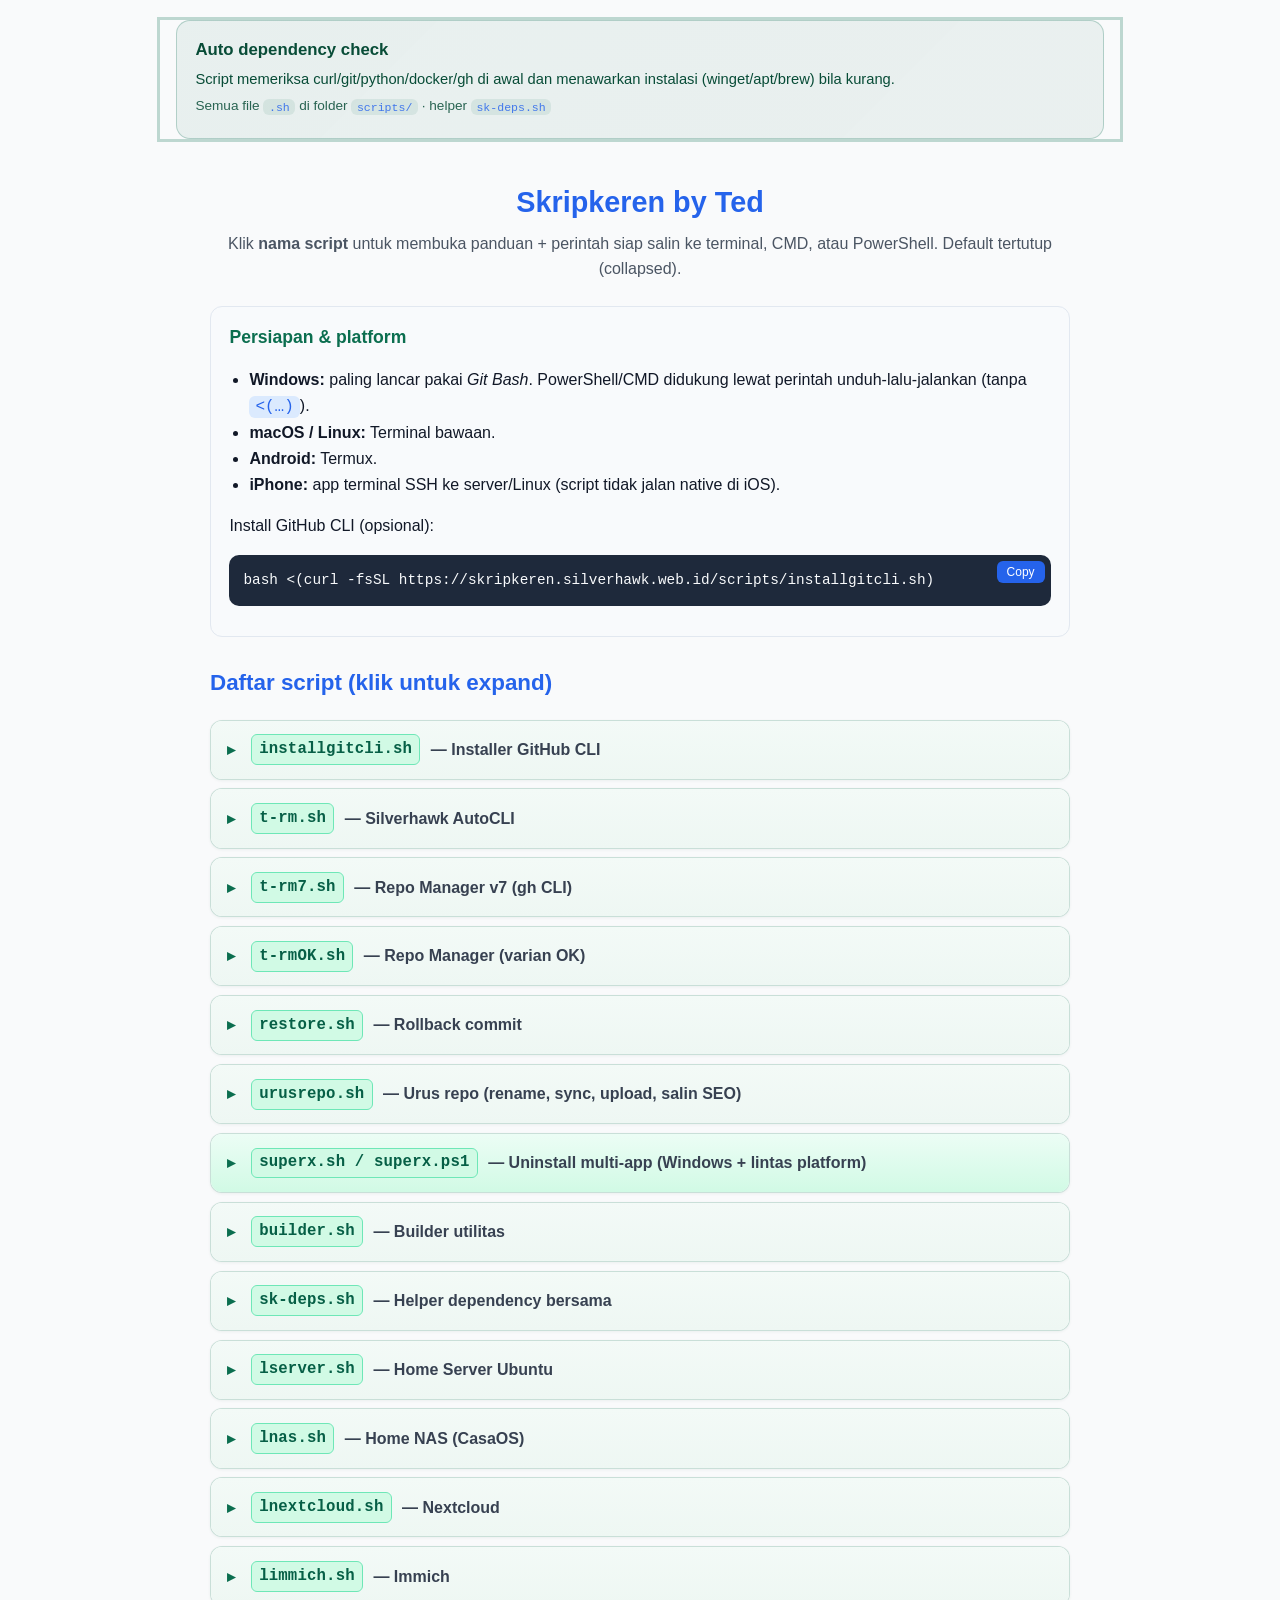
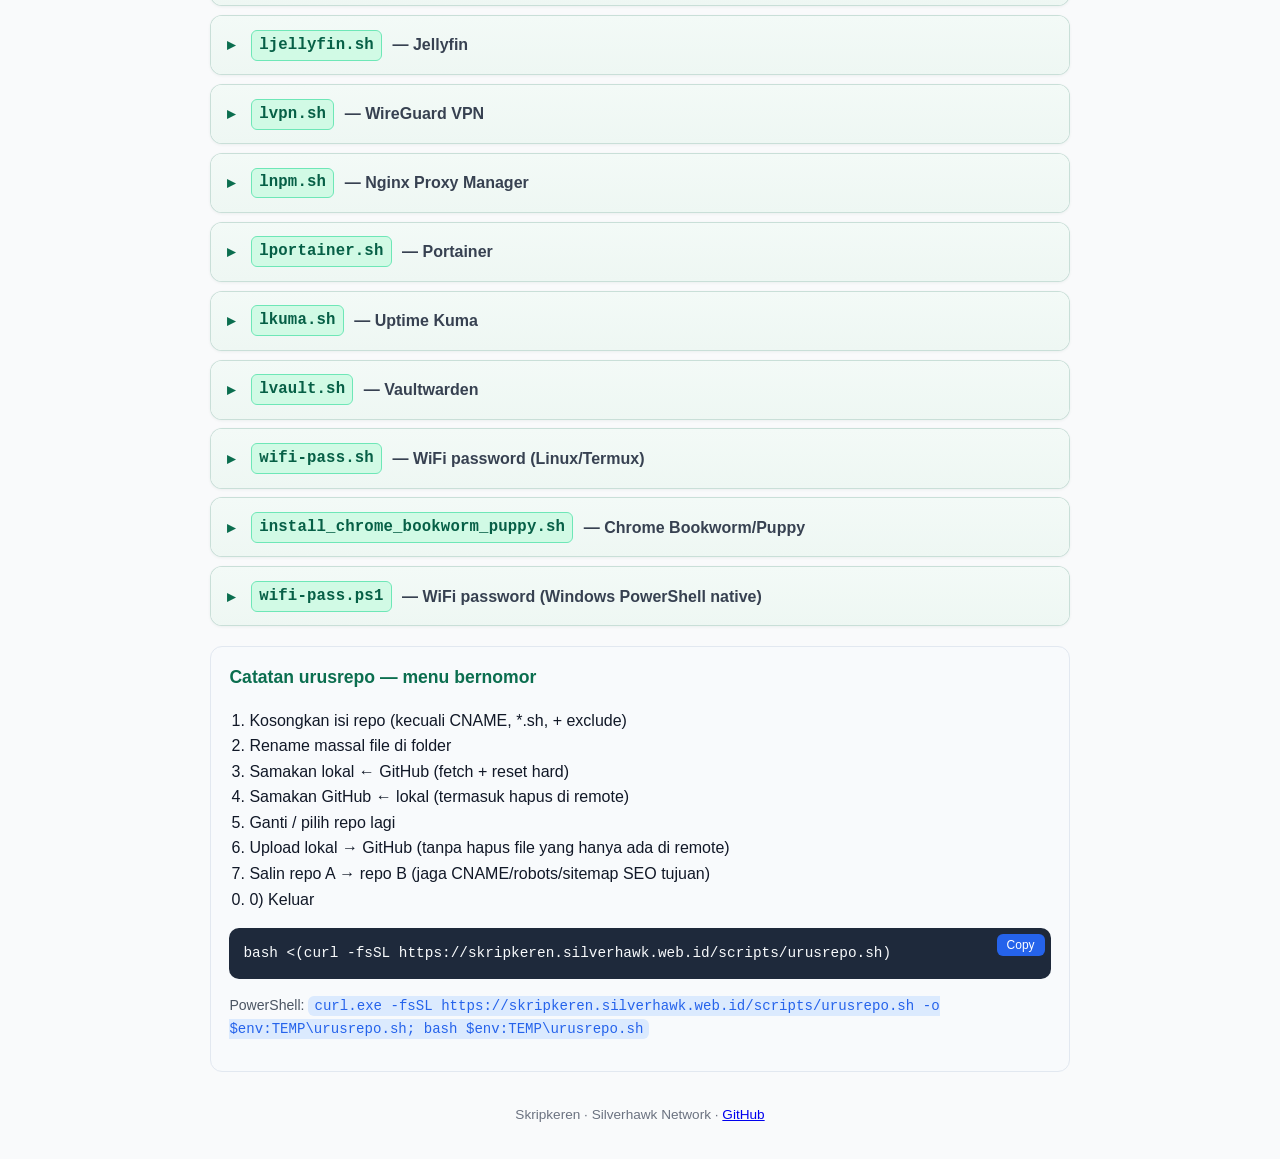
<file: index.html>
<!DOCTYPE html>
<html lang="id">
<head>
<meta charset="UTF-8">
<meta name="viewport" content="width=device-width,initial-scale=1.0">
<title>Skripkeren — Panduan Script GitHub</title>
<meta name="description" content="Kumpulan skrip Bash Skripkeren: restore, superx, builder, urusrepo, t-rm, server, NAS. Klik untuk expand perintah Git Bash / PowerShell / CMD.">
<meta name="theme-color" content="#0B6E4F">
<meta name="author" content="Ted / Silverhawk">
<link rel="icon" href="favicon.svg" type="image/svg+xml">
<link rel="stylesheet" href="https://silverhawk.web.id/lock/lock.css">
<link rel="stylesheet" href="css/style.css">
</head>
<body>
<section class="deps-banner" id="autoDeps">
  <div class="deps-banner-inner">
    <strong>Auto dependency check</strong>
    <p>Script memeriksa curl/git/python/docker/gh di awal dan menawarkan instalasi (winget/apt/brew) bila kurang.</p>
    <p class="deps-meta">Semua file <code>.sh</code> di folder <code>scripts/</code> · helper <code>sk-deps.sh</code></p>
  </div>
</section>
<div class="container">
<header>
<h1>Skripkeren by Ted</h1>
<p>Klik <strong>nama script</strong> untuk membuka panduan + perintah siap salin ke terminal, CMD, atau PowerShell. Default tertutup (collapsed).</p>
</header>

<section class="note-box">
<h2>Persiapan & platform</h2>
<ul>
  <li><strong>Windows:</strong> paling lancar pakai <em>Git Bash</em>. PowerShell/CMD didukung lewat perintah unduh-lalu-jalankan (tanpa <code>&lt;(…)</code>).</li>
  <li><strong>macOS / Linux:</strong> Terminal bawaan.</li>
  <li><strong>Android:</strong> Termux.</li>
  <li><strong>iPhone:</strong> app terminal SSH ke server/Linux (script tidak jalan native di iOS).</li>
</ul>
<p>Install GitHub CLI (opsional):</p>
<pre><button type="button" class="copy-btn">Copy</button>bash &lt;(curl -fsSL https://skripkeren.silverhawk.web.id/scripts/installgitcli.sh)</pre>
</section>

<section>
<h2>Daftar script (klik untuk expand)</h2>
<details class="script-card">
  <summary><span class="script-name">installgitcli.sh</span> <span class="script-title">— Installer GitHub CLI</span></summary>
  <div class="script-body">
    <p>Install gh di Windows/macOS/Linux.</p>
    <p class="run-label">Git Bash / Linux / macOS / Android Termux:</p>
    <pre><button type="button" class="copy-btn">Copy</button>bash &lt;(curl -fsSL https://skripkeren.silverhawk.web.id/scripts/installgitcli.sh)</pre>
    <p class="run-label">Windows PowerShell:</p>
    <pre><button type="button" class="copy-btn">Copy</button>curl.exe -fsSL https://skripkeren.silverhawk.web.id/scripts/installgitcli.sh -o $env:TEMP\installgitcli.sh; bash $env:TEMP\installgitcli.sh</pre>
    <p class="run-label">Windows CMD:</p>
    <pre><button type="button" class="copy-btn">Copy</button>curl -fsSL https://skripkeren.silverhawk.web.id/scripts/installgitcli.sh -o %TEMP%\installgitcli.sh && bash %TEMP%\installgitcli.sh</pre>
    <p class="run-label">Alternatif (pipe, Git Bash/Linux):</p>
    <pre><button type="button" class="copy-btn">Copy</button>curl -fsSL https://skripkeren.silverhawk.web.id/scripts/installgitcli.sh | bash</pre>
  </div>
</details>

<details class="script-card">
  <summary><span class="script-name">t-rm.sh</span> <span class="script-title">— Silverhawk AutoCLI</span></summary>
  <div class="script-body">
    <p>Login, pilih repo, file manager, Pages, branch.</p>
    <p class="run-label">Git Bash / Linux / macOS / Android Termux:</p>
    <pre><button type="button" class="copy-btn">Copy</button>bash &lt;(curl -fsSL https://skripkeren.silverhawk.web.id/scripts/t-rm.sh)</pre>
    <p class="run-label">Windows PowerShell:</p>
    <pre><button type="button" class="copy-btn">Copy</button>curl.exe -fsSL https://skripkeren.silverhawk.web.id/scripts/t-rm.sh -o $env:TEMP\t-rm.sh; bash $env:TEMP\t-rm.sh</pre>
    <p class="run-label">Windows CMD:</p>
    <pre><button type="button" class="copy-btn">Copy</button>curl -fsSL https://skripkeren.silverhawk.web.id/scripts/t-rm.sh -o %TEMP%\t-rm.sh && bash %TEMP%\t-rm.sh</pre>
    <p class="run-label">Alternatif (pipe, Git Bash/Linux):</p>
    <pre><button type="button" class="copy-btn">Copy</button>curl -fsSL https://skripkeren.silverhawk.web.id/scripts/t-rm.sh | bash</pre>
  </div>
</details>

<details class="script-card">
  <summary><span class="script-name">t-rm7.sh</span> <span class="script-title">— Repo Manager v7 (gh CLI)</span></summary>
  <div class="script-body">
    <p>Menu berbasis GitHub CLI.</p>
    <p class="run-label">Git Bash / Linux / macOS / Android Termux:</p>
    <pre><button type="button" class="copy-btn">Copy</button>bash &lt;(curl -fsSL https://skripkeren.silverhawk.web.id/scripts/t-rm7.sh)</pre>
    <p class="run-label">Windows PowerShell:</p>
    <pre><button type="button" class="copy-btn">Copy</button>curl.exe -fsSL https://skripkeren.silverhawk.web.id/scripts/t-rm7.sh -o $env:TEMP\t-rm7.sh; bash $env:TEMP\t-rm7.sh</pre>
    <p class="run-label">Windows CMD:</p>
    <pre><button type="button" class="copy-btn">Copy</button>curl -fsSL https://skripkeren.silverhawk.web.id/scripts/t-rm7.sh -o %TEMP%\t-rm7.sh && bash %TEMP%\t-rm7.sh</pre>
    <p class="run-label">Alternatif (pipe, Git Bash/Linux):</p>
    <pre><button type="button" class="copy-btn">Copy</button>curl -fsSL https://skripkeren.silverhawk.web.id/scripts/t-rm7.sh | bash</pre>
  </div>
</details>

<details class="script-card">
  <summary><span class="script-name">t-rmOK.sh</span> <span class="script-title">— Repo Manager (varian OK)</span></summary>
  <div class="script-body">
    <p>Varian stabil manajemen repo.</p>
    <p class="run-label">Git Bash / Linux / macOS / Android Termux:</p>
    <pre><button type="button" class="copy-btn">Copy</button>bash &lt;(curl -fsSL https://skripkeren.silverhawk.web.id/scripts/t-rmOK.sh)</pre>
    <p class="run-label">Windows PowerShell:</p>
    <pre><button type="button" class="copy-btn">Copy</button>curl.exe -fsSL https://skripkeren.silverhawk.web.id/scripts/t-rmOK.sh -o $env:TEMP\t-rmOK.sh; bash $env:TEMP\t-rmOK.sh</pre>
    <p class="run-label">Windows CMD:</p>
    <pre><button type="button" class="copy-btn">Copy</button>curl -fsSL https://skripkeren.silverhawk.web.id/scripts/t-rmOK.sh -o %TEMP%\t-rmOK.sh && bash %TEMP%\t-rmOK.sh</pre>
    <p class="run-label">Alternatif (pipe, Git Bash/Linux):</p>
    <pre><button type="button" class="copy-btn">Copy</button>curl -fsSL https://skripkeren.silverhawk.web.id/scripts/t-rmOK.sh | bash</pre>
  </div>
</details>

<details class="script-card">
  <summary><span class="script-name">restore.sh</span> <span class="script-title">— Rollback commit</span></summary>
  <div class="script-body">
    <p>Kembalikan repo ke snapshot commit sebelumnya.</p>
    <p class="run-label">Git Bash / Linux / macOS / Android Termux:</p>
    <pre><button type="button" class="copy-btn">Copy</button>bash &lt;(curl -fsSL https://skripkeren.silverhawk.web.id/scripts/restore.sh)</pre>
    <p class="run-label">Windows PowerShell:</p>
    <pre><button type="button" class="copy-btn">Copy</button>curl.exe -fsSL https://skripkeren.silverhawk.web.id/scripts/restore.sh -o $env:TEMP\restore.sh; bash $env:TEMP\restore.sh</pre>
    <p class="run-label">Windows CMD:</p>
    <pre><button type="button" class="copy-btn">Copy</button>curl -fsSL https://skripkeren.silverhawk.web.id/scripts/restore.sh -o %TEMP%\restore.sh && bash %TEMP%\restore.sh</pre>
    <p class="run-label">Alternatif (pipe, Git Bash/Linux):</p>
    <pre><button type="button" class="copy-btn">Copy</button>curl -fsSL https://skripkeren.silverhawk.web.id/scripts/restore.sh | bash</pre>
  </div>
</details>

<details class="script-card">
  <summary><span class="script-name">urusrepo.sh</span> <span class="script-title">— Urus repo (rename, sync, upload, salin SEO)</span></summary>
  <div class="script-body">
    <p>Kosongkan, rename massal, sync, upload tanpa hapus remote, salin repo jaga SEO. Auto-deps python/git.</p>
    <p class="run-label">Git Bash / Linux / macOS / Android Termux:</p>
    <pre><button type="button" class="copy-btn">Copy</button>bash &lt;(curl -fsSL https://skripkeren.silverhawk.web.id/scripts/urusrepo.sh)</pre>
    <p class="run-label">Windows PowerShell:</p>
    <pre><button type="button" class="copy-btn">Copy</button>curl.exe -fsSL https://skripkeren.silverhawk.web.id/scripts/urusrepo.sh -o $env:TEMP\urusrepo.sh; bash $env:TEMP\urusrepo.sh</pre>
    <p class="run-label">Windows CMD:</p>
    <pre><button type="button" class="copy-btn">Copy</button>curl -fsSL https://skripkeren.silverhawk.web.id/scripts/urusrepo.sh -o %TEMP%\urusrepo.sh && bash %TEMP%\urusrepo.sh</pre>
    <p class="run-label">Alternatif (pipe, Git Bash/Linux):</p>
    <pre><button type="button" class="copy-btn">Copy</button>curl -fsSL https://skripkeren.silverhawk.web.id/scripts/urusrepo.sh | bash</pre>
  </div>
</details>

<details class="script-card highlight-card">
  <summary><span class="script-name">superx.sh / superx.ps1</span> <span class="script-title">— Uninstall multi-app (Windows + lintas platform)</span></summary>
  <div class="script-body">
    <p>Deteksi OS, list app terinstall, tandai bawaan sistem, pilih nomor/range, uninstall massal.</p>
    <p class="hint warn-hint"><strong>Penting di Windows PowerShell:</strong> perintah <code>bash</code> sering mengarah ke <em>WSL</em> (bukan Git Bash).
    Jika muncul “Windows Subsystem for Linux has no installed distributions”, pakai <strong>superx.ps1</strong> (native) di bawah — tidak butuh WSL/Git Bash.</p>
    <p class="run-label">Windows PowerShell (disarankan, native):</p>
    <pre><button type="button" class="copy-btn">Copy</button>irm https://skripkeren.silverhawk.web.id/scripts/superx.ps1 | iex</pre>
    <p class="run-label">Windows PowerShell — unduh dulu lalu jalankan:</p>
    <pre><button type="button" class="copy-btn">Copy</button>curl.exe -fsSL https://skripkeren.silverhawk.web.id/scripts/superx.ps1 -o $env:TEMP\superx.ps1; powershell -ExecutionPolicy Bypass -File $env:TEMP\superx.ps1</pre>
    <p class="run-label">Windows — jalankan .sh lewat Git Bash (auto-install Git jika belum ada):</p>
    <pre><button type="button" class="copy-btn">Copy</button>irm https://skripkeren.silverhawk.web.id/scripts/run-sh.ps1 | iex</pre>
    <p class="run-label">Git Bash / Linux / macOS / Termux:</p>
    <pre><button type="button" class="copy-btn">Copy</button>bash &lt;(curl -fsSL https://skripkeren.silverhawk.web.id/scripts/superx.sh)</pre>
    <p class="run-label">Windows CMD + Git Bash (path penuh):</p>
    <pre><button type="button" class="copy-btn">Copy</button>curl -fsSL https://skripkeren.silverhawk.web.id/scripts/superx.sh -o %TEMP%\superx.sh &amp;&amp; "C:\Program Files\Git\bin\bash.exe" %TEMP%\superx.sh</pre>
  </div>
</details>


<details class="script-card">
  <summary><span class="script-name">builder.sh</span> <span class="script-title">— Builder utilitas</span></summary>
  <div class="script-body">
    <p>Utilitas build/helper Skripkeren.</p>
    <p class="run-label">Git Bash / Linux / macOS / Android Termux:</p>
    <pre><button type="button" class="copy-btn">Copy</button>bash &lt;(curl -fsSL https://skripkeren.silverhawk.web.id/scripts/builder.sh)</pre>
    <p class="run-label">Windows PowerShell:</p>
    <pre><button type="button" class="copy-btn">Copy</button>curl.exe -fsSL https://skripkeren.silverhawk.web.id/scripts/builder.sh -o $env:TEMP\builder.sh; bash $env:TEMP\builder.sh</pre>
    <p class="run-label">Windows CMD:</p>
    <pre><button type="button" class="copy-btn">Copy</button>curl -fsSL https://skripkeren.silverhawk.web.id/scripts/builder.sh -o %TEMP%\builder.sh && bash %TEMP%\builder.sh</pre>
    <p class="run-label">Alternatif (pipe, Git Bash/Linux):</p>
    <pre><button type="button" class="copy-btn">Copy</button>curl -fsSL https://skripkeren.silverhawk.web.id/scripts/builder.sh | bash</pre>
  </div>
</details>

<details class="script-card">
  <summary><span class="script-name">sk-deps.sh</span> <span class="script-title">— Helper dependency bersama</span></summary>
  <div class="script-body">
    <p>Dipakai script lain; jarang dijalankan sendiri.</p>
    <p class="run-label">Git Bash / Linux / macOS / Android Termux:</p>
    <pre><button type="button" class="copy-btn">Copy</button>bash &lt;(curl -fsSL https://skripkeren.silverhawk.web.id/scripts/sk-deps.sh)</pre>
    <p class="run-label">Windows PowerShell:</p>
    <pre><button type="button" class="copy-btn">Copy</button>curl.exe -fsSL https://skripkeren.silverhawk.web.id/scripts/sk-deps.sh -o $env:TEMP\sk-deps.sh; bash $env:TEMP\sk-deps.sh</pre>
    <p class="run-label">Windows CMD:</p>
    <pre><button type="button" class="copy-btn">Copy</button>curl -fsSL https://skripkeren.silverhawk.web.id/scripts/sk-deps.sh -o %TEMP%\sk-deps.sh && bash %TEMP%\sk-deps.sh</pre>
    <p class="run-label">Alternatif (pipe, Git Bash/Linux):</p>
    <pre><button type="button" class="copy-btn">Copy</button>curl -fsSL https://skripkeren.silverhawk.web.id/scripts/sk-deps.sh | bash</pre>
  </div>
</details>

<details class="script-card">
  <summary><span class="script-name">lserver.sh</span> <span class="script-title">— Home Server Ubuntu</span></summary>
  <div class="script-body">
    <p>Cloudflare Tunnel + PocketBase + firewall. (sudo/Linux)</p>
    <p class="run-label">Git Bash / Linux / macOS / Android Termux:</p>
    <pre><button type="button" class="copy-btn">Copy</button>bash &lt;(curl -fsSL https://skripkeren.silverhawk.web.id/scripts/lserver.sh)</pre>
    <p class="run-label">Windows PowerShell:</p>
    <pre><button type="button" class="copy-btn">Copy</button>curl.exe -fsSL https://skripkeren.silverhawk.web.id/scripts/lserver.sh -o $env:TEMP\lserver.sh; bash $env:TEMP\lserver.sh</pre>
    <p class="run-label">Windows CMD:</p>
    <pre><button type="button" class="copy-btn">Copy</button>curl -fsSL https://skripkeren.silverhawk.web.id/scripts/lserver.sh -o %TEMP%\lserver.sh && bash %TEMP%\lserver.sh</pre>
    <p class="run-label">Alternatif (pipe, Git Bash/Linux):</p>
    <pre><button type="button" class="copy-btn">Copy</button>curl -fsSL https://skripkeren.silverhawk.web.id/scripts/lserver.sh | bash</pre>
  </div>
</details>

<details class="script-card">
  <summary><span class="script-name">lnas.sh</span> <span class="script-title">— Home NAS (CasaOS)</span></summary>
  <div class="script-body">
    <p>Docker + CasaOS + Samba + Tunnel. (sudo/Linux)</p>
    <p class="run-label">Git Bash / Linux / macOS / Android Termux:</p>
    <pre><button type="button" class="copy-btn">Copy</button>bash &lt;(curl -fsSL https://skripkeren.silverhawk.web.id/scripts/lnas.sh)</pre>
    <p class="run-label">Windows PowerShell:</p>
    <pre><button type="button" class="copy-btn">Copy</button>curl.exe -fsSL https://skripkeren.silverhawk.web.id/scripts/lnas.sh -o $env:TEMP\lnas.sh; bash $env:TEMP\lnas.sh</pre>
    <p class="run-label">Windows CMD:</p>
    <pre><button type="button" class="copy-btn">Copy</button>curl -fsSL https://skripkeren.silverhawk.web.id/scripts/lnas.sh -o %TEMP%\lnas.sh && bash %TEMP%\lnas.sh</pre>
    <p class="run-label">Alternatif (pipe, Git Bash/Linux):</p>
    <pre><button type="button" class="copy-btn">Copy</button>curl -fsSL https://skripkeren.silverhawk.web.id/scripts/lnas.sh | bash</pre>
  </div>
</details>

<details class="script-card">
  <summary><span class="script-name">lnextcloud.sh</span> <span class="script-title">— Nextcloud</span></summary>
  <div class="script-body">
    <p>Personal cloud / file sync. (sudo/Linux)</p>
    <p class="run-label">Git Bash / Linux / macOS / Android Termux:</p>
    <pre><button type="button" class="copy-btn">Copy</button>bash &lt;(curl -fsSL https://skripkeren.silverhawk.web.id/scripts/lnextcloud.sh)</pre>
    <p class="run-label">Windows PowerShell:</p>
    <pre><button type="button" class="copy-btn">Copy</button>curl.exe -fsSL https://skripkeren.silverhawk.web.id/scripts/lnextcloud.sh -o $env:TEMP\lnextcloud.sh; bash $env:TEMP\lnextcloud.sh</pre>
    <p class="run-label">Windows CMD:</p>
    <pre><button type="button" class="copy-btn">Copy</button>curl -fsSL https://skripkeren.silverhawk.web.id/scripts/lnextcloud.sh -o %TEMP%\lnextcloud.sh && bash %TEMP%\lnextcloud.sh</pre>
    <p class="run-label">Alternatif (pipe, Git Bash/Linux):</p>
    <pre><button type="button" class="copy-btn">Copy</button>curl -fsSL https://skripkeren.silverhawk.web.id/scripts/lnextcloud.sh | bash</pre>
  </div>
</details>

<details class="script-card">
  <summary><span class="script-name">limmich.sh</span> <span class="script-title">— Immich</span></summary>
  <div class="script-body">
    <p>Backup foto (alternatif Google Photos). (sudo/Linux)</p>
    <p class="run-label">Git Bash / Linux / macOS / Android Termux:</p>
    <pre><button type="button" class="copy-btn">Copy</button>bash &lt;(curl -fsSL https://skripkeren.silverhawk.web.id/scripts/limmich.sh)</pre>
    <p class="run-label">Windows PowerShell:</p>
    <pre><button type="button" class="copy-btn">Copy</button>curl.exe -fsSL https://skripkeren.silverhawk.web.id/scripts/limmich.sh -o $env:TEMP\limmich.sh; bash $env:TEMP\limmich.sh</pre>
    <p class="run-label">Windows CMD:</p>
    <pre><button type="button" class="copy-btn">Copy</button>curl -fsSL https://skripkeren.silverhawk.web.id/scripts/limmich.sh -o %TEMP%\limmich.sh && bash %TEMP%\limmich.sh</pre>
    <p class="run-label">Alternatif (pipe, Git Bash/Linux):</p>
    <pre><button type="button" class="copy-btn">Copy</button>curl -fsSL https://skripkeren.silverhawk.web.id/scripts/limmich.sh | bash</pre>
  </div>
</details>

<details class="script-card">
  <summary><span class="script-name">ljellyfin.sh</span> <span class="script-title">— Jellyfin</span></summary>
  <div class="script-body">
    <p>Media server. (sudo/Linux)</p>
    <p class="run-label">Git Bash / Linux / macOS / Android Termux:</p>
    <pre><button type="button" class="copy-btn">Copy</button>bash &lt;(curl -fsSL https://skripkeren.silverhawk.web.id/scripts/ljellyfin.sh)</pre>
    <p class="run-label">Windows PowerShell:</p>
    <pre><button type="button" class="copy-btn">Copy</button>curl.exe -fsSL https://skripkeren.silverhawk.web.id/scripts/ljellyfin.sh -o $env:TEMP\ljellyfin.sh; bash $env:TEMP\ljellyfin.sh</pre>
    <p class="run-label">Windows CMD:</p>
    <pre><button type="button" class="copy-btn">Copy</button>curl -fsSL https://skripkeren.silverhawk.web.id/scripts/ljellyfin.sh -o %TEMP%\ljellyfin.sh && bash %TEMP%\ljellyfin.sh</pre>
    <p class="run-label">Alternatif (pipe, Git Bash/Linux):</p>
    <pre><button type="button" class="copy-btn">Copy</button>curl -fsSL https://skripkeren.silverhawk.web.id/scripts/ljellyfin.sh | bash</pre>
  </div>
</details>

<details class="script-card">
  <summary><span class="script-name">lvpn.sh</span> <span class="script-title">— WireGuard VPN</span></summary>
  <div class="script-body">
    <p>VPN WireGuard. (sudo/Linux)</p>
    <p class="run-label">Git Bash / Linux / macOS / Android Termux:</p>
    <pre><button type="button" class="copy-btn">Copy</button>bash &lt;(curl -fsSL https://skripkeren.silverhawk.web.id/scripts/lvpn.sh)</pre>
    <p class="run-label">Windows PowerShell:</p>
    <pre><button type="button" class="copy-btn">Copy</button>curl.exe -fsSL https://skripkeren.silverhawk.web.id/scripts/lvpn.sh -o $env:TEMP\lvpn.sh; bash $env:TEMP\lvpn.sh</pre>
    <p class="run-label">Windows CMD:</p>
    <pre><button type="button" class="copy-btn">Copy</button>curl -fsSL https://skripkeren.silverhawk.web.id/scripts/lvpn.sh -o %TEMP%\lvpn.sh && bash %TEMP%\lvpn.sh</pre>
    <p class="run-label">Alternatif (pipe, Git Bash/Linux):</p>
    <pre><button type="button" class="copy-btn">Copy</button>curl -fsSL https://skripkeren.silverhawk.web.id/scripts/lvpn.sh | bash</pre>
  </div>
</details>

<details class="script-card">
  <summary><span class="script-name">lnpm.sh</span> <span class="script-title">— Nginx Proxy Manager</span></summary>
  <div class="script-body">
    <p>Reverse proxy + SSL. (sudo/Linux)</p>
    <p class="run-label">Git Bash / Linux / macOS / Android Termux:</p>
    <pre><button type="button" class="copy-btn">Copy</button>bash &lt;(curl -fsSL https://skripkeren.silverhawk.web.id/scripts/lnpm.sh)</pre>
    <p class="run-label">Windows PowerShell:</p>
    <pre><button type="button" class="copy-btn">Copy</button>curl.exe -fsSL https://skripkeren.silverhawk.web.id/scripts/lnpm.sh -o $env:TEMP\lnpm.sh; bash $env:TEMP\lnpm.sh</pre>
    <p class="run-label">Windows CMD:</p>
    <pre><button type="button" class="copy-btn">Copy</button>curl -fsSL https://skripkeren.silverhawk.web.id/scripts/lnpm.sh -o %TEMP%\lnpm.sh && bash %TEMP%\lnpm.sh</pre>
    <p class="run-label">Alternatif (pipe, Git Bash/Linux):</p>
    <pre><button type="button" class="copy-btn">Copy</button>curl -fsSL https://skripkeren.silverhawk.web.id/scripts/lnpm.sh | bash</pre>
  </div>
</details>

<details class="script-card">
  <summary><span class="script-name">lportainer.sh</span> <span class="script-title">— Portainer</span></summary>
  <div class="script-body">
    <p>GUI Docker. (sudo/Linux)</p>
    <p class="run-label">Git Bash / Linux / macOS / Android Termux:</p>
    <pre><button type="button" class="copy-btn">Copy</button>bash &lt;(curl -fsSL https://skripkeren.silverhawk.web.id/scripts/lportainer.sh)</pre>
    <p class="run-label">Windows PowerShell:</p>
    <pre><button type="button" class="copy-btn">Copy</button>curl.exe -fsSL https://skripkeren.silverhawk.web.id/scripts/lportainer.sh -o $env:TEMP\lportainer.sh; bash $env:TEMP\lportainer.sh</pre>
    <p class="run-label">Windows CMD:</p>
    <pre><button type="button" class="copy-btn">Copy</button>curl -fsSL https://skripkeren.silverhawk.web.id/scripts/lportainer.sh -o %TEMP%\lportainer.sh && bash %TEMP%\lportainer.sh</pre>
    <p class="run-label">Alternatif (pipe, Git Bash/Linux):</p>
    <pre><button type="button" class="copy-btn">Copy</button>curl -fsSL https://skripkeren.silverhawk.web.id/scripts/lportainer.sh | bash</pre>
  </div>
</details>

<details class="script-card">
  <summary><span class="script-name">lkuma.sh</span> <span class="script-title">— Uptime Kuma</span></summary>
  <div class="script-body">
    <p>Monitoring uptime. (sudo/Linux)</p>
    <p class="run-label">Git Bash / Linux / macOS / Android Termux:</p>
    <pre><button type="button" class="copy-btn">Copy</button>bash &lt;(curl -fsSL https://skripkeren.silverhawk.web.id/scripts/lkuma.sh)</pre>
    <p class="run-label">Windows PowerShell:</p>
    <pre><button type="button" class="copy-btn">Copy</button>curl.exe -fsSL https://skripkeren.silverhawk.web.id/scripts/lkuma.sh -o $env:TEMP\lkuma.sh; bash $env:TEMP\lkuma.sh</pre>
    <p class="run-label">Windows CMD:</p>
    <pre><button type="button" class="copy-btn">Copy</button>curl -fsSL https://skripkeren.silverhawk.web.id/scripts/lkuma.sh -o %TEMP%\lkuma.sh && bash %TEMP%\lkuma.sh</pre>
    <p class="run-label">Alternatif (pipe, Git Bash/Linux):</p>
    <pre><button type="button" class="copy-btn">Copy</button>curl -fsSL https://skripkeren.silverhawk.web.id/scripts/lkuma.sh | bash</pre>
  </div>
</details>

<details class="script-card">
  <summary><span class="script-name">lvault.sh</span> <span class="script-title">— Vaultwarden</span></summary>
  <div class="script-body">
    <p>Password manager (Bitwarden-compatible). (sudo/Linux)</p>
    <p class="run-label">Git Bash / Linux / macOS / Android Termux:</p>
    <pre><button type="button" class="copy-btn">Copy</button>bash &lt;(curl -fsSL https://skripkeren.silverhawk.web.id/scripts/lvault.sh)</pre>
    <p class="run-label">Windows PowerShell:</p>
    <pre><button type="button" class="copy-btn">Copy</button>curl.exe -fsSL https://skripkeren.silverhawk.web.id/scripts/lvault.sh -o $env:TEMP\lvault.sh; bash $env:TEMP\lvault.sh</pre>
    <p class="run-label">Windows CMD:</p>
    <pre><button type="button" class="copy-btn">Copy</button>curl -fsSL https://skripkeren.silverhawk.web.id/scripts/lvault.sh -o %TEMP%\lvault.sh && bash %TEMP%\lvault.sh</pre>
    <p class="run-label">Alternatif (pipe, Git Bash/Linux):</p>
    <pre><button type="button" class="copy-btn">Copy</button>curl -fsSL https://skripkeren.silverhawk.web.id/scripts/lvault.sh | bash</pre>
  </div>
</details>

<details class="script-card">
  <summary><span class="script-name">wifi-pass.sh</span> <span class="script-title">— WiFi password (Linux/Termux)</span></summary>
  <div class="script-body">
    <p>Tampilkan password WiFi tersimpan.</p>
    <p class="run-label">Git Bash / Linux / macOS / Android Termux:</p>
    <pre><button type="button" class="copy-btn">Copy</button>bash &lt;(curl -fsSL https://skripkeren.silverhawk.web.id/scripts/wifi-pass.sh)</pre>
    <p class="run-label">Windows PowerShell:</p>
    <pre><button type="button" class="copy-btn">Copy</button>curl.exe -fsSL https://skripkeren.silverhawk.web.id/scripts/wifi-pass.sh -o $env:TEMP\wifi-pass.sh; bash $env:TEMP\wifi-pass.sh</pre>
    <p class="run-label">Windows CMD:</p>
    <pre><button type="button" class="copy-btn">Copy</button>curl -fsSL https://skripkeren.silverhawk.web.id/scripts/wifi-pass.sh -o %TEMP%\wifi-pass.sh && bash %TEMP%\wifi-pass.sh</pre>
    <p class="run-label">Alternatif (pipe, Git Bash/Linux):</p>
    <pre><button type="button" class="copy-btn">Copy</button>curl -fsSL https://skripkeren.silverhawk.web.id/scripts/wifi-pass.sh | bash</pre>
  </div>
</details>

<details class="script-card">
  <summary><span class="script-name">install_chrome_bookworm_puppy.sh</span> <span class="script-title">— Chrome Bookworm/Puppy</span></summary>
  <div class="script-body">
    <p>Installer Chrome untuk Debian/Puppy.</p>
    <p class="run-label">Git Bash / Linux / macOS / Android Termux:</p>
    <pre><button type="button" class="copy-btn">Copy</button>bash &lt;(curl -fsSL https://skripkeren.silverhawk.web.id/scripts/install_chrome_bookworm_puppy.sh)</pre>
    <p class="run-label">Windows PowerShell:</p>
    <pre><button type="button" class="copy-btn">Copy</button>curl.exe -fsSL https://skripkeren.silverhawk.web.id/scripts/install_chrome_bookworm_puppy.sh -o $env:TEMP\install_chrome_bookworm_puppy.sh; bash $env:TEMP\install_chrome_bookworm_puppy.sh</pre>
    <p class="run-label">Windows CMD:</p>
    <pre><button type="button" class="copy-btn">Copy</button>curl -fsSL https://skripkeren.silverhawk.web.id/scripts/install_chrome_bookworm_puppy.sh -o %TEMP%\install_chrome_bookworm_puppy.sh && bash %TEMP%\install_chrome_bookworm_puppy.sh</pre>
    <p class="run-label">Alternatif (pipe, Git Bash/Linux):</p>
    <pre><button type="button" class="copy-btn">Copy</button>curl -fsSL https://skripkeren.silverhawk.web.id/scripts/install_chrome_bookworm_puppy.sh | bash</pre>
  </div>
</details>

<details class="script-card">
  <summary><span class="script-name">wifi-pass.ps1</span> <span class="script-title">— WiFi password (Windows PowerShell native)</span></summary>
  <div class="script-body">
    <p>Script PowerShell asli (bukan bash).</p>
    <p class="run-label">PowerShell:</p>
    <pre><button type="button" class="copy-btn">Copy</button>irm https://skripkeren.silverhawk.web.id/scripts/wifi-pass.ps1 | iex</pre>
  </div>
</details>

</section>

<section class="note-box">
<h2>Catatan urusrepo — menu bernomor</h2>
<ol>
  <li>Kosongkan isi repo (kecuali CNAME, *.sh, + exclude)</li>
  <li>Rename massal file di folder</li>
  <li>Samakan lokal ← GitHub (fetch + reset hard)</li>
  <li>Samakan GitHub ← lokal (termasuk hapus di remote)</li>
  <li>Ganti / pilih repo lagi</li>
  <li>Upload lokal → GitHub (tanpa hapus file yang hanya ada di remote)</li>
  <li>Salin repo A → repo B (jaga CNAME/robots/sitemap SEO tujuan)</li>
  <li value="0">0) Keluar</li>
</ol>
<pre><button type="button" class="copy-btn">Copy</button>bash &lt;(curl -fsSL https://skripkeren.silverhawk.web.id/scripts/urusrepo.sh)</pre>
<p class="hint">PowerShell: <code>curl.exe -fsSL https://skripkeren.silverhawk.web.id/scripts/urusrepo.sh -o $env:TEMP\urusrepo.sh; bash $env:TEMP\urusrepo.sh</code></p>
</section>

<footer>
  <p>Skripkeren · Silverhawk Network · <a href="https://github.com/ayahelang/skripkeren">GitHub</a></p>
</footer>
</div>
<script src="js/script.js"></script>
</body>
</html>
</file>
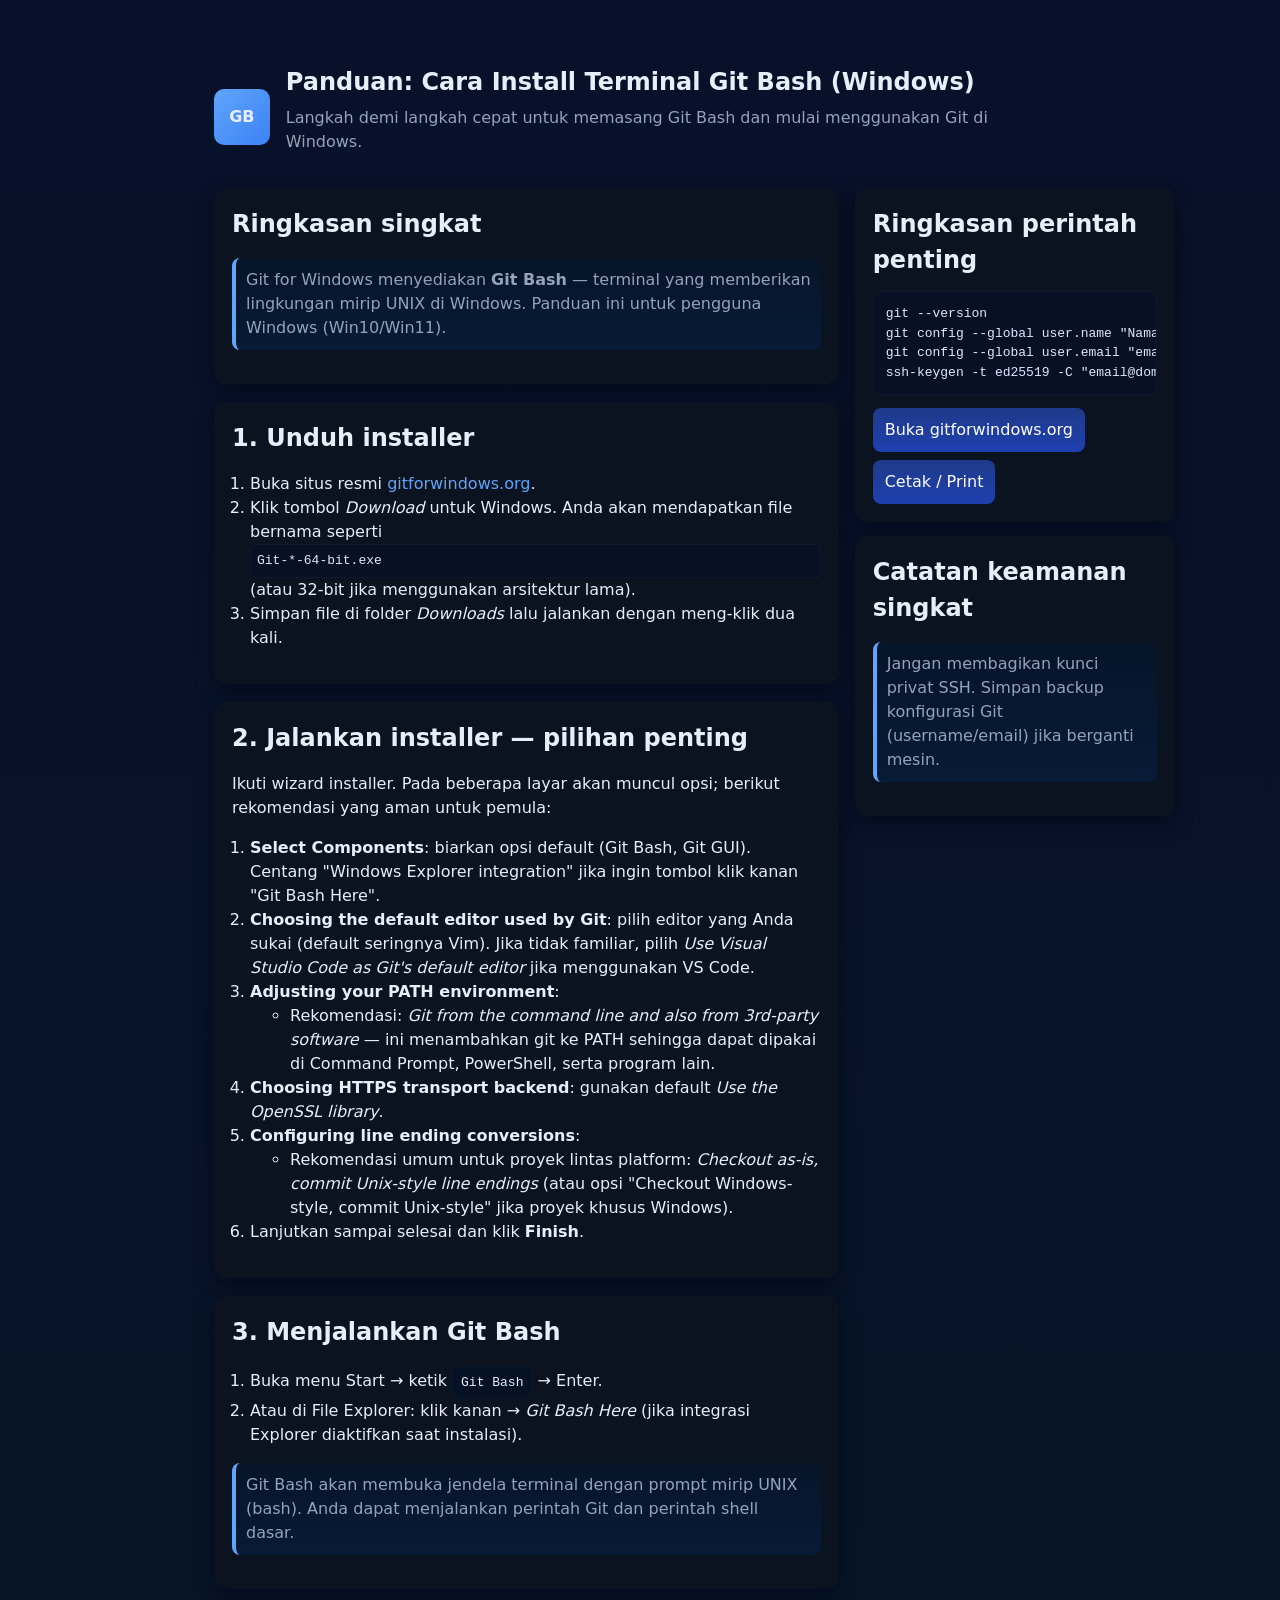
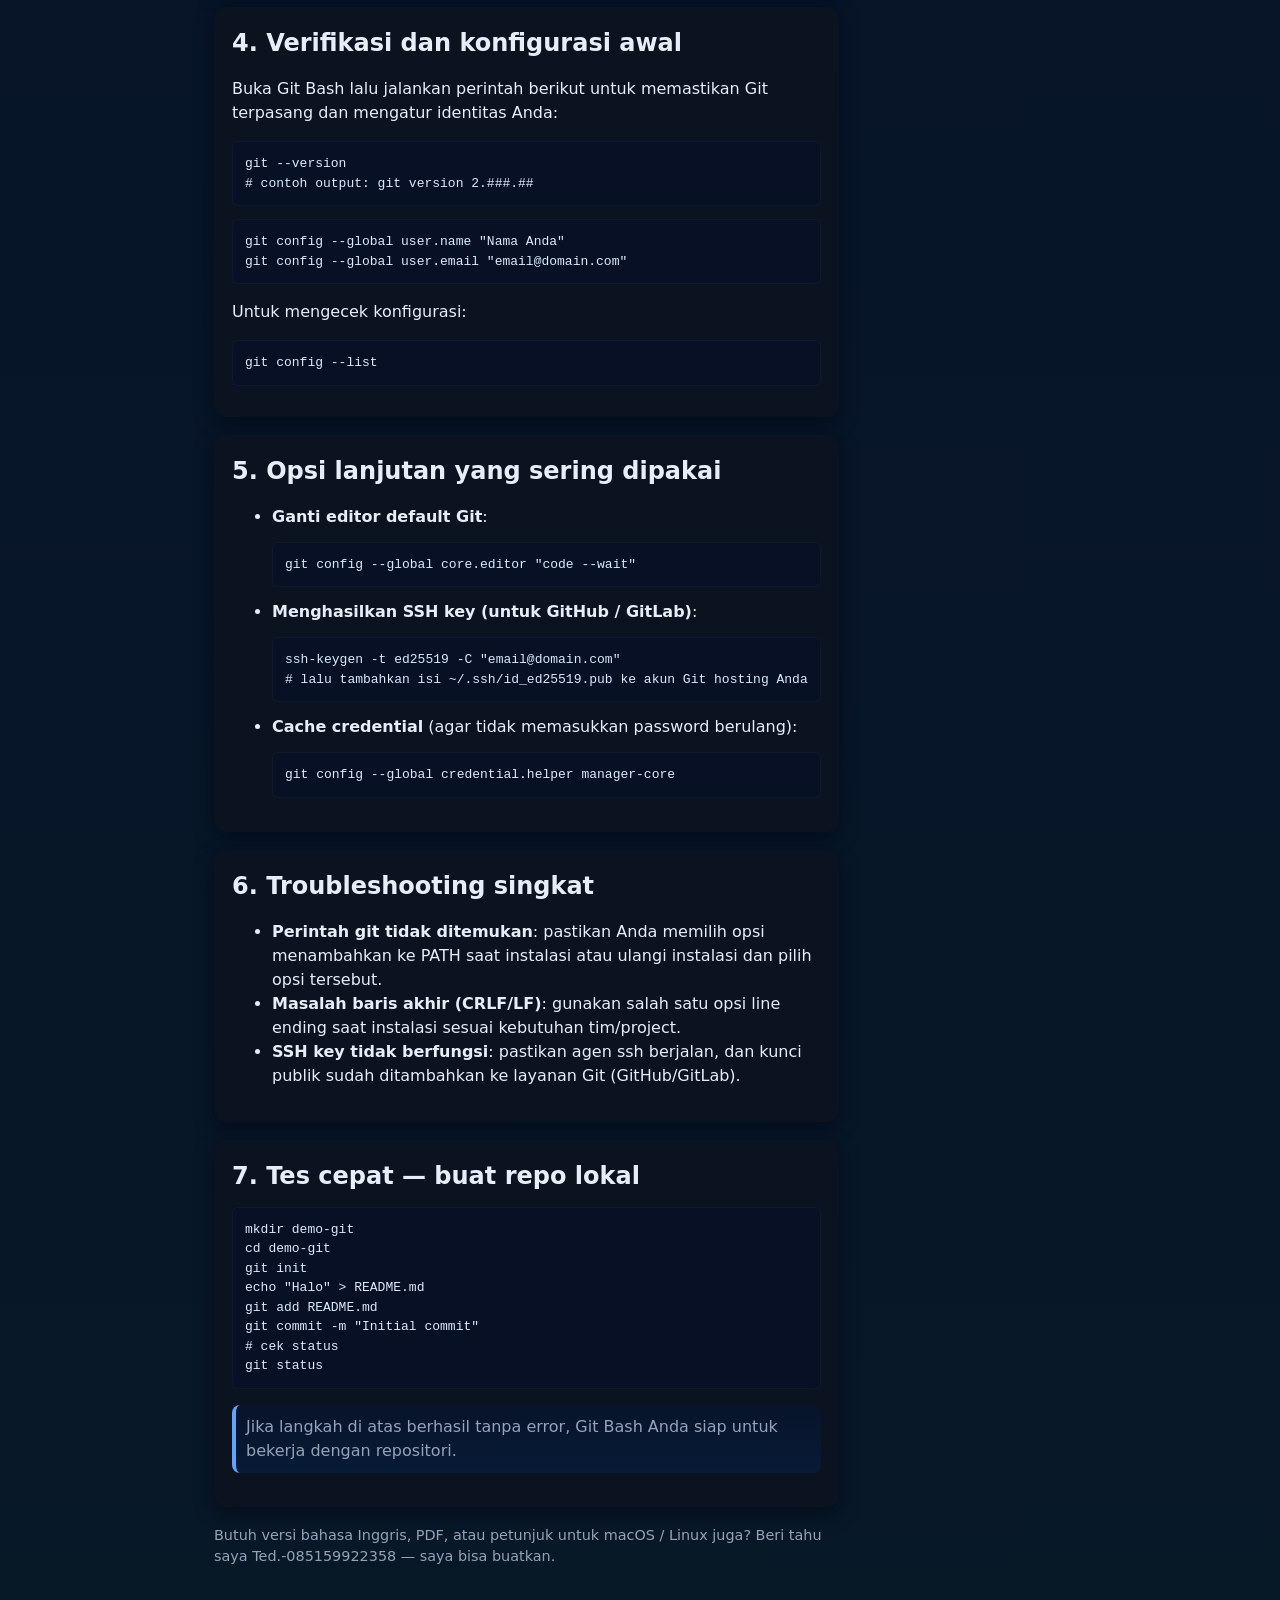
<file: installgit.html>
<!doctype html>
<html lang="id">
<head>
  <meta charset="utf-8" />
  <meta name="viewport" content="width=device-width,initial-scale=1" />
  <title>Panduan: Cara Install Terminal Git Bash (Windows)</title>
  <style>
    :root{--bg:#0f1724;--card:#0b1220;--muted:#94a3b8;--accent:#60a5fa;--text:#e6eef8}
    *{box-sizing:border-box}
    body{font-family:Inter, ui-sans-serif, system-ui, -apple-system, "Segoe UI", Roboto, "Helvetica Neue", Arial; margin:0; background:linear-gradient(180deg,#071129 0%, #071827 100%); color:var(--text); line-height:1.5}
    .wrap{max-width:900px;margin:40px auto;padding:24px}
    header{display:flex;gap:16px;align-items:center}
    .logo{width:56px;height:56px;border-radius:10px;background:linear-gradient(135deg,var(--accent),#3b82f6);display:flex;align-items:center;justify-content:center;font-weight:700}
    h1{margin:0;font-size:1.5rem}
    p.lead{color:var(--muted);margin-top:6px}

    .card{background:var(--card);padding:18px;border-radius:12px;margin-top:18px;box-shadow:0 6px 18px rgba(2,6,23,.6)}
    h2{margin:0 0 12px 0}
    ol{padding-left:18px}
    code, pre{background:#081025;padding:6px;border-radius:6px;display:block;color:#dbeafe;border:1px solid rgba(255,255,255,.03);overflow:auto}
    pre{padding:12px}
    .kbd{display:inline-block;padding:6px 8px;border-radius:6px;background:#051226;border:1px solid rgba(255,255,255,.02);font-family:monospace}
    .note{background:linear-gradient(180deg,#071429,#071b36);padding:10px;border-radius:8px;border-left:4px solid var(--accent);color:var(--muted)}
    a{color:var(--accent);text-decoration:none}
    .row{display:grid;grid-template-columns:1fr 320px;gap:16px}
    @media(max-width:880px){.row{grid-template-columns:1fr} .wrap{margin:18px}}
    footer{margin-top:18px;color:var(--muted);font-size:.9rem}
    .actions{display:flex;gap:8px;flex-wrap:wrap}
    .btn{background:linear-gradient(180deg,#1f3a8a,#1e40af);padding:10px 12px;border-radius:8px;color:white;text-decoration:none;border:0;display:inline-block}
  </style>
</head>
<body>
  <div class="wrap">
    <header>
      <div class="logo">GB</div>
      <div>
        <h1>Panduan: Cara Install Terminal Git Bash (Windows)</h1>
        <p class="lead">Langkah demi langkah cepat untuk memasang Git Bash dan mulai menggunakan Git di Windows.</p>
      </div>
    </header>

    <div class="row">
      <main>
        <section class="card">
          <h2>Ringkasan singkat</h2>
          <p class="note">Git for Windows menyediakan <strong>Git Bash</strong> — terminal yang memberikan lingkungan mirip UNIX di Windows. Panduan ini untuk pengguna Windows (Win10/Win11).</p>
        </section>

        <section class="card">
          <h2>1. Unduh installer</h2>
          <ol>
            <li>Buka situs resmi <a href="https://gitforwindows.org/" target="_blank" rel="noopener">gitforwindows.org</a>.</li>
            <li>Klik tombol <em>Download</em> untuk Windows. Anda akan mendapatkan file bernama seperti <code>Git-*-64-bit.exe</code> (atau 32-bit jika menggunakan arsitektur lama).</li>
            <li>Simpan file di folder <em>Downloads</em> lalu jalankan dengan meng-klik dua kali.</li>
          </ol>
        </section>

        <section class="card">
          <h2>2. Jalankan installer — pilihan penting</h2>
          <p>Ikuti wizard installer. Pada beberapa layar akan muncul opsi; berikut rekomendasi yang aman untuk pemula:</p>
          <ol>
            <li><strong>Select Components</strong>: biarkan opsi default (Git Bash, Git GUI). Centang "Windows Explorer integration" jika ingin tombol klik kanan &quot;Git Bash Here&quot;.</li>
            <li><strong>Choosing the default editor used by Git</strong>: pilih editor yang Anda sukai (default seringnya Vim). Jika tidak familiar, pilih <em>Use Visual Studio Code as Git's default editor</em> jika menggunakan VS Code.</li>
            <li><strong>Adjusting your PATH environment</strong>:
              <ul>
                <li>Rekomendasi: <em>Git from the command line and also from 3rd-party software</em> — ini menambahkan git ke PATH sehingga dapat dipakai di Command Prompt, PowerShell, serta program lain.</li>
              </ul>
            </li>
            <li><strong>Choosing HTTPS transport backend</strong>: gunakan default <em>Use the OpenSSL library</em>.</li>
            <li><strong>Configuring line ending conversions</strong>:
              <ul>
                <li>Rekomendasi umum untuk proyek lintas platform: <em>Checkout as-is, commit Unix-style line endings</em> (atau opsi "Checkout Windows-style, commit Unix-style" jika proyek khusus Windows).</li>
              </ul>
            </li>
            <li>Lanjutkan sampai selesai dan klik <strong>Finish</strong>.</li>
          </ol>
        </section>

        <section class="card">
          <h2>3. Menjalankan Git Bash</h2>
          <ol>
            <li>Buka menu Start → ketik <span class="kbd">Git Bash</span> → Enter.</li>
            <li>Atau di File Explorer: klik kanan → <em>Git Bash Here</em> (jika integrasi Explorer diaktifkan saat instalasi).</li>
          </ol>
          <p class="note">Git Bash akan membuka jendela terminal dengan prompt mirip UNIX (bash). Anda dapat menjalankan perintah Git dan perintah shell dasar.</p>
        </section>

        <section class="card">
          <h2>4. Verifikasi dan konfigurasi awal</h2>
          <p>Buka Git Bash lalu jalankan perintah berikut untuk memastikan Git terpasang dan mengatur identitas Anda:</p>
          <pre>git --version
# contoh output: git version 2.###.##</pre>
          <pre>git config --global user.name "Nama Anda"
git config --global user.email "email@domain.com"</pre>
          <p>Untuk mengecek konfigurasi:</p>
          <pre>git config --list</pre>
        </section>

        <section class="card">
          <h2>5. Opsi lanjutan yang sering dipakai</h2>
          <ul>
            <li><strong>Ganti editor default Git</strong>:
              <pre>git config --global core.editor "code --wait"</pre>
            </li>
            <li><strong>Menghasilkan SSH key (untuk GitHub / GitLab)</strong>:
              <pre>ssh-keygen -t ed25519 -C "email@domain.com"
# lalu tambahkan isi ~/.ssh/id_ed25519.pub ke akun Git hosting Anda</pre>
            </li>
            <li><strong>Cache credential</strong> (agar tidak memasukkan password berulang):
              <pre>git config --global credential.helper manager-core</pre>
            </li>
          </ul>
        </section>

        <section class="card">
          <h2>6. Troubleshooting singkat</h2>
          <ul>
            <li><strong>Perintah git tidak ditemukan</strong>: pastikan Anda memilih opsi menambahkan ke PATH saat instalasi atau ulangi instalasi dan pilih opsi tersebut.</li>
            <li><strong>Masalah baris akhir (CRLF/LF)</strong>: gunakan salah satu opsi line ending saat instalasi sesuai kebutuhan tim/project.</li>
            <li><strong>SSH key tidak berfungsi</strong>: pastikan agen ssh berjalan, dan kunci publik sudah ditambahkan ke layanan Git (GitHub/GitLab).</li>
          </ul>
        </section>

        <section class="card">
          <h2>7. Tes cepat — buat repo lokal</h2>
          <pre>mkdir demo-git
cd demo-git
git init
echo "Halo" > README.md
git add README.md
git commit -m "Initial commit"
# cek status
git status</pre>
          <p class="note">Jika langkah di atas berhasil tanpa error, Git Bash Anda siap untuk bekerja dengan repositori.</p>
        </section>

        <footer>
          <p>Butuh versi bahasa Inggris, PDF, atau petunjuk untuk macOS / Linux juga? Beri tahu saya Ted.-085159922358 — saya bisa buatkan.</p>
        </footer>
      </main>

      <aside>
        <div class="card">
          <h2>Ringkasan perintah penting</h2>
          <pre>git --version
git config --global user.name "Nama"
git config --global user.email "email@domain.com"
ssh-keygen -t ed25519 -C "email@domain.com"</pre>
          <div style="margin-top:10px" class="actions">
            <a class="btn" href="https://gitforwindows.org/" target="_blank" rel="noopener">Buka gitforwindows.org</a>
            <a class="btn" href="#" onclick="window.print();return false;">Cetak / Print</a>
          </div>
        </div>

        <div class="card" style="margin-top:14px">
          <h2>Catatan keamanan singkat</h2>
          <p class="note">Jangan membagikan kunci privat SSH. Simpan backup konfigurasi Git (username/email) jika berganti mesin.</p>
        </div>
      </aside>
    </div>
  </div>
</body>
</html>
</file>
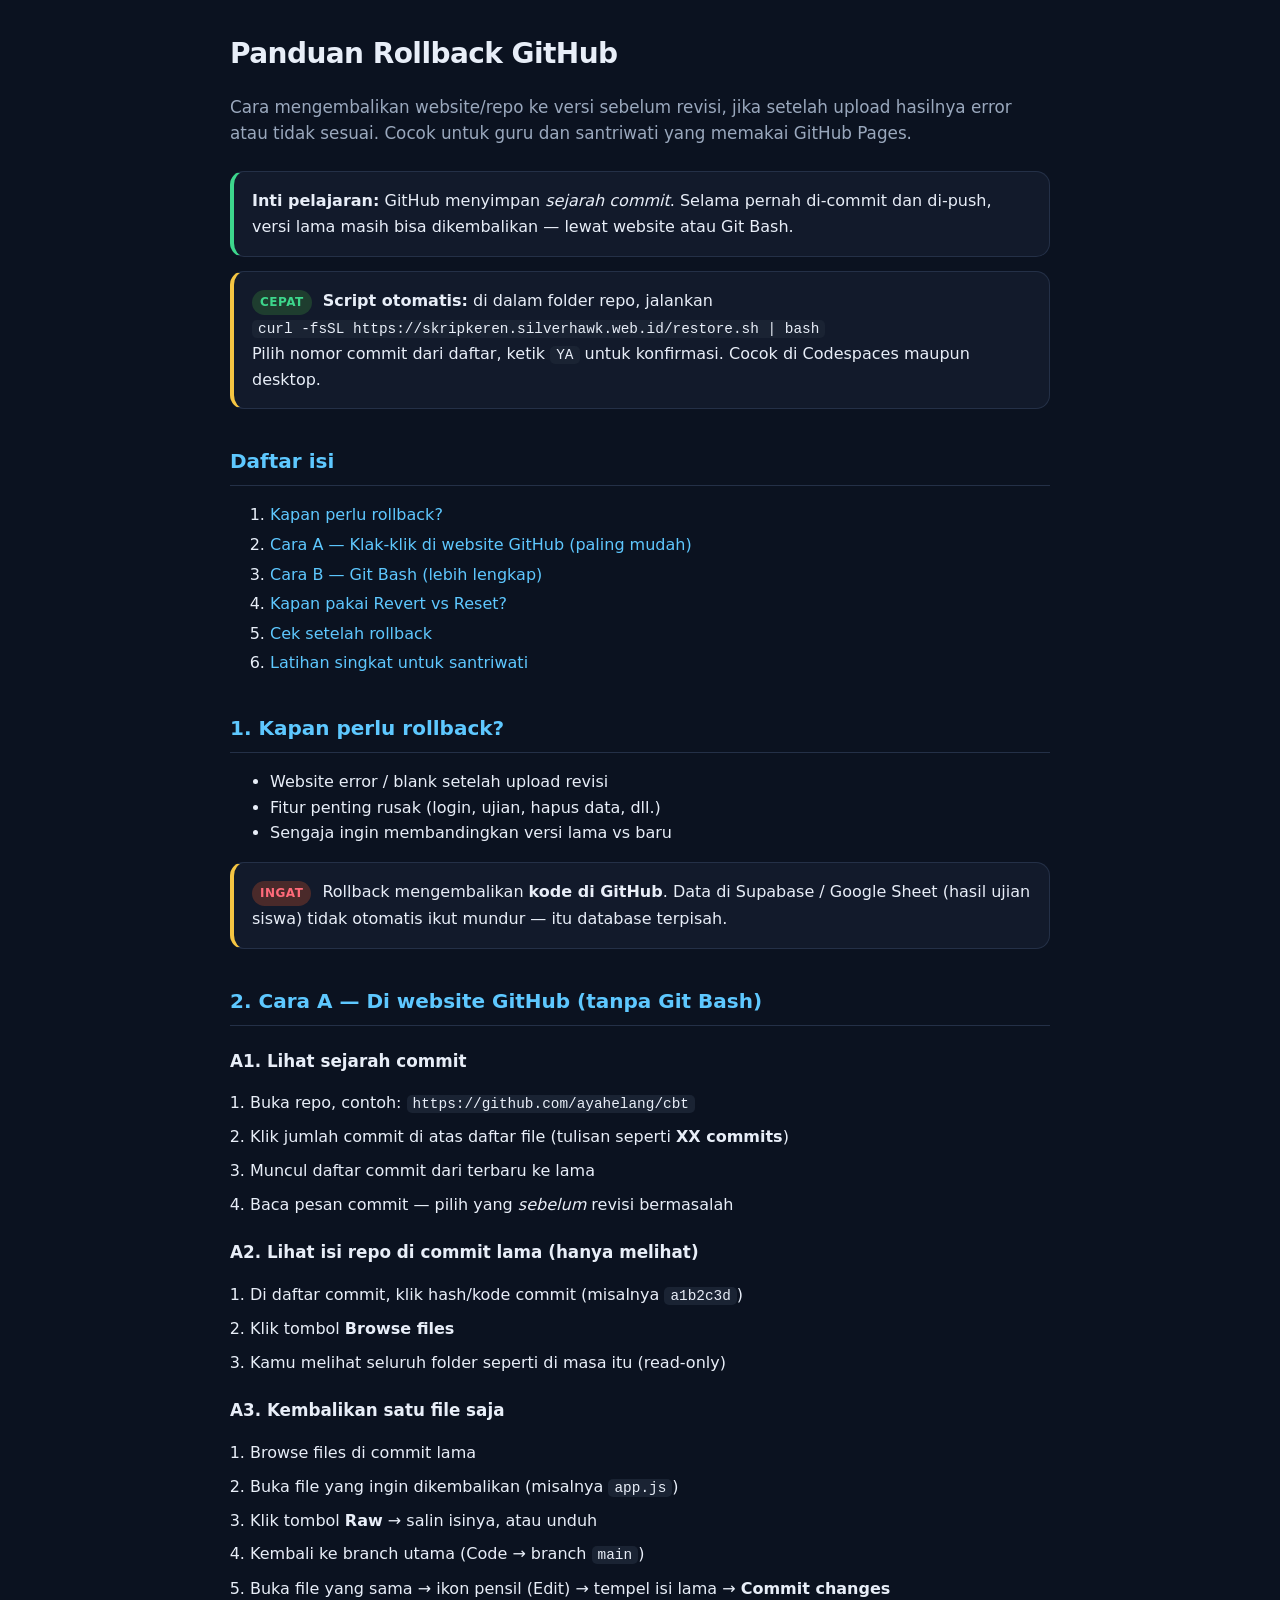
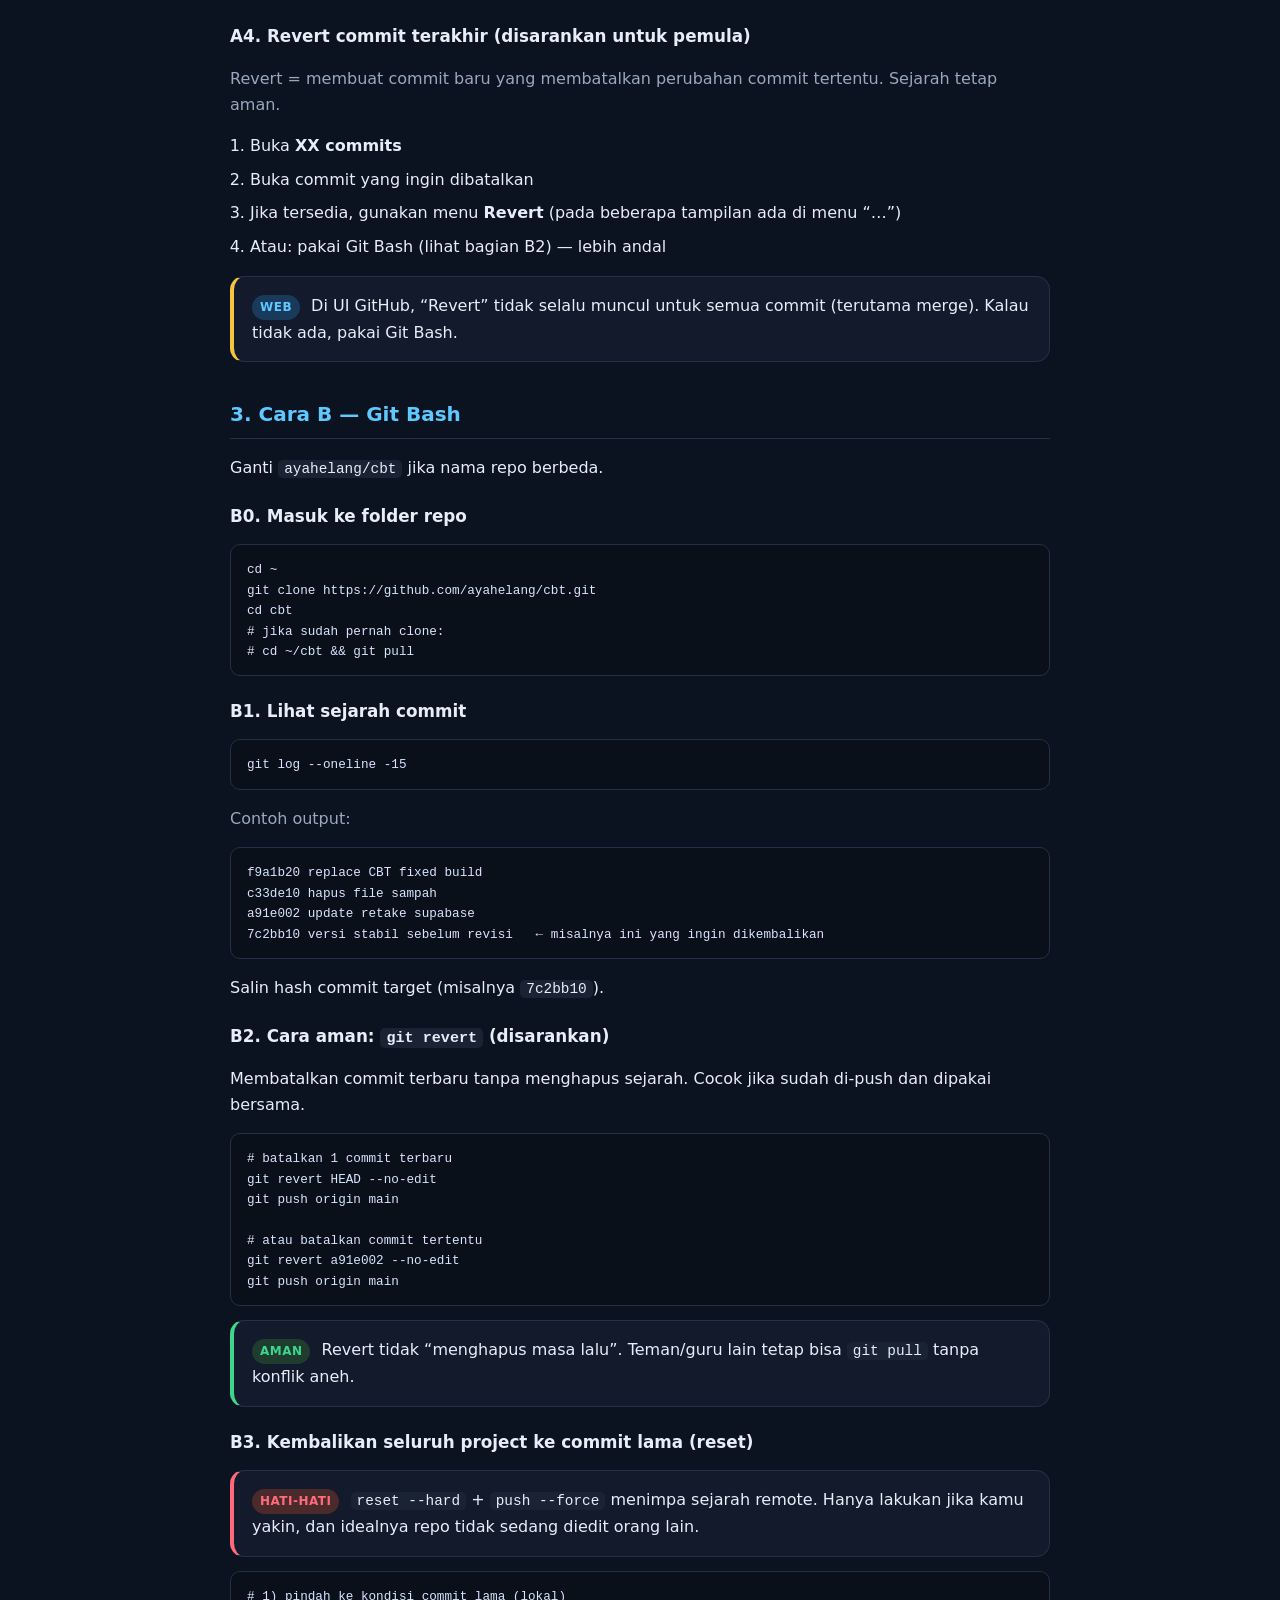
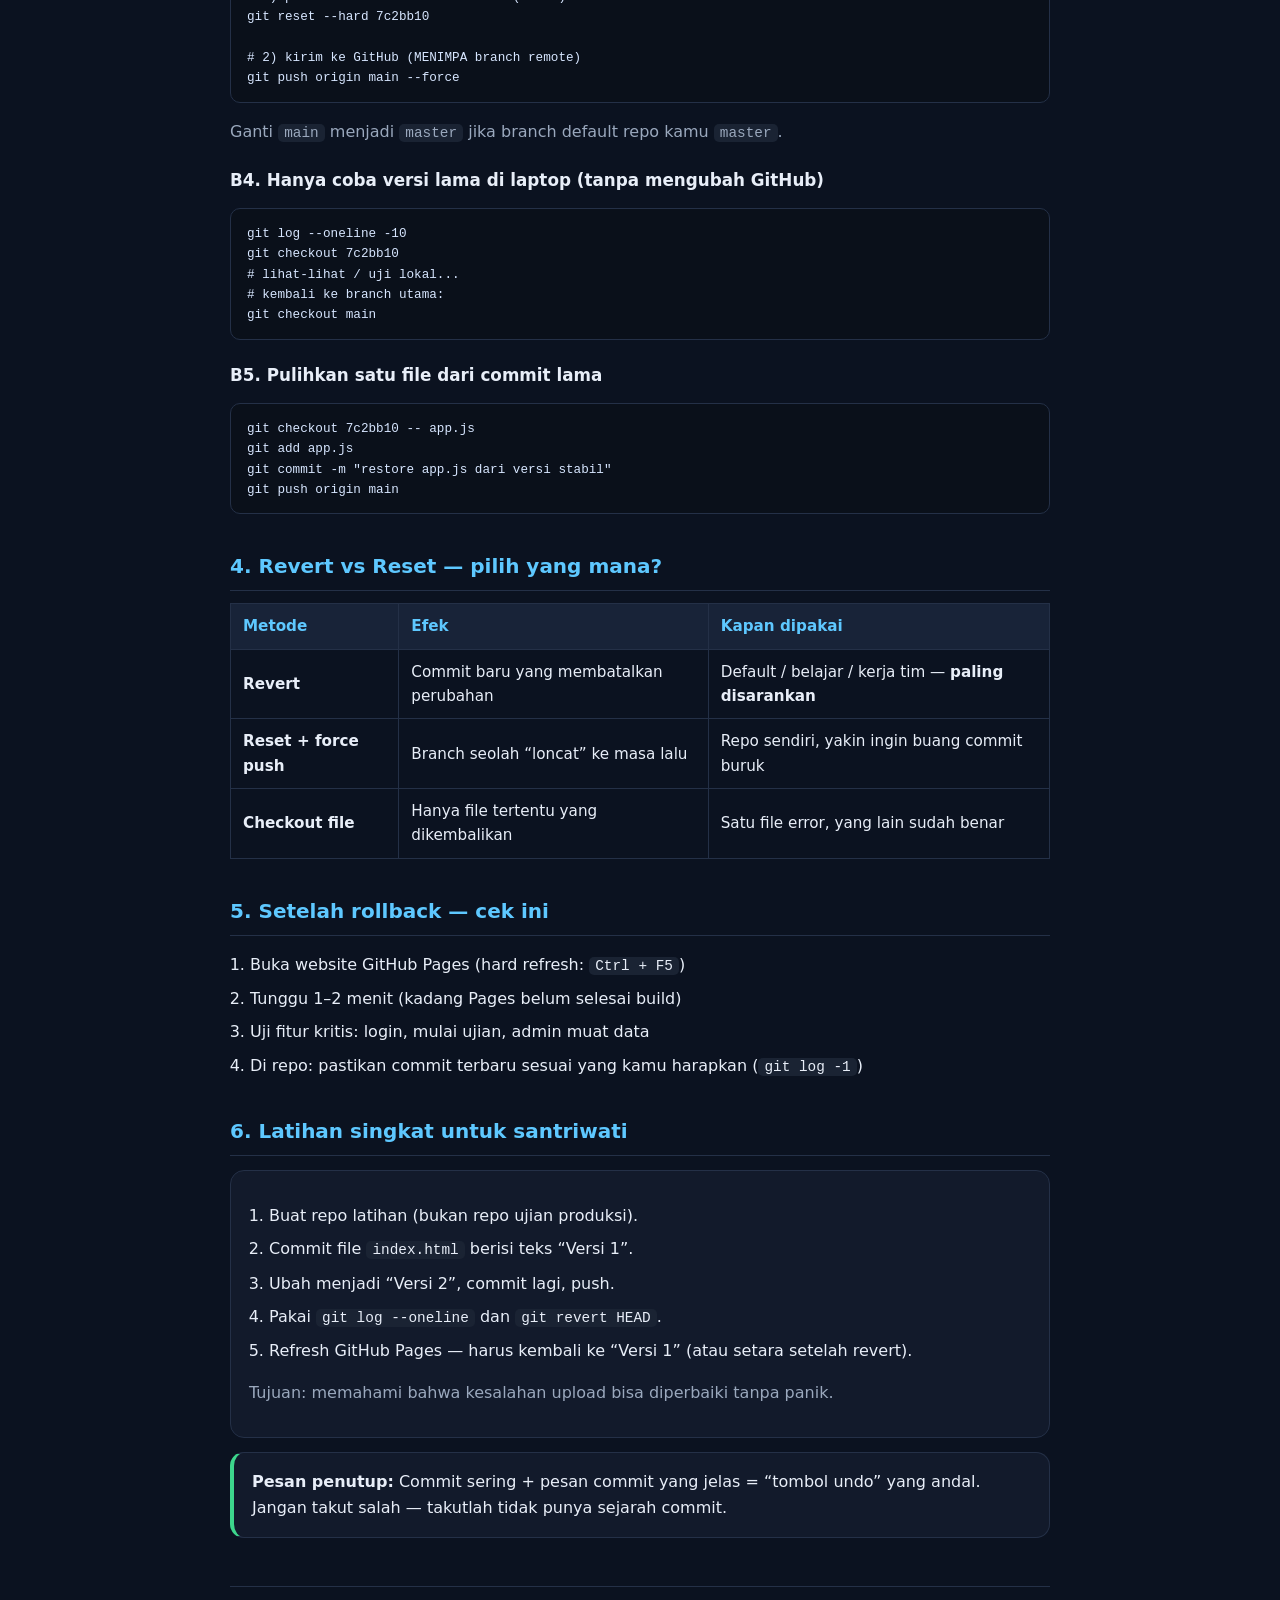
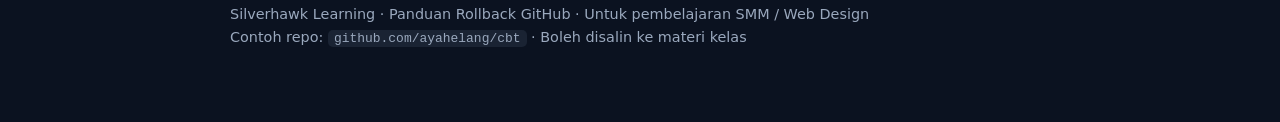
<file: panduan-rollback-github.html>
<!DOCTYPE html>
<html lang="id">
<head>
  <meta charset="utf-8">
  <meta name="viewport" content="width=device-width, initial-scale=1">
  <title>Panduan Rollback GitHub — Kembali ke Versi Sebelumnya</title>
  <style>
    :root {
      --bg: #0b1220;
      --card: #121a2b;
      --line: #243047;
      --text: #e8eef8;
      --muted: #9aa8bd;
      --accent: #5ec8ff;
      --ok: #3dd68c;
      --warn: #f5c542;
      --danger: #ff6b7a;
    }
    * { box-sizing: border-box; }
    body {
      margin: 0;
      font-family: system-ui, -apple-system, "Segoe UI", Roboto, sans-serif;
      background: var(--bg);
      color: var(--text);
      line-height: 1.6;
    }
    .wrap { max-width: 860px; margin: 0 auto; padding: 32px 20px 80px; }
    h1 { font-size: 1.75rem; margin: 0 0 8px; letter-spacing: -0.02em; }
    h2 { font-size: 1.25rem; margin: 36px 0 12px; color: var(--accent); border-bottom: 1px solid var(--line); padding-bottom: 8px; }
    h3 { font-size: 1.05rem; margin: 22px 0 8px; }
    p, li { color: var(--text); }
    .muted { color: var(--muted); }
    .lead { font-size: 1.05rem; color: var(--muted); margin-bottom: 24px; }
    .card {
      background: var(--card);
      border: 1px solid var(--line);
      border-radius: 14px;
      padding: 16px 18px;
      margin: 14px 0;
    }
    .ok { border-left: 4px solid var(--ok); }
    .warn { border-left: 4px solid var(--warn); }
    .danger { border-left: 4px solid var(--danger); }
    .tag {
      display: inline-block;
      font-size: 0.75rem;
      font-weight: 700;
      letter-spacing: 0.04em;
      text-transform: uppercase;
      padding: 3px 8px;
      border-radius: 999px;
      margin-right: 6px;
    }
    .tag-web { background: #1a3a5c; color: var(--accent); }
    .tag-bash { background: #1e3d2f; color: var(--ok); }
    .tag-hati { background: #4a2a2a; color: var(--danger); }
    pre {
      background: #0a101a;
      border: 1px solid var(--line);
      border-radius: 10px;
      padding: 14px 16px;
      overflow-x: auto;
      font-size: 0.88rem;
      line-height: 1.45;
      color: #d7e6ff;
    }
    code {
      font-family: ui-monospace, "Cascadia Code", Consolas, monospace;
      font-size: 0.9em;
      background: #1a2333;
      padding: 1px 6px;
      border-radius: 5px;
    }
    pre code { background: none; padding: 0; }
    ol.steps { padding-left: 1.25rem; }
    ol.steps li { margin: 8px 0; }
    table {
      width: 100%;
      border-collapse: collapse;
      margin: 12px 0;
      font-size: 0.95rem;
    }
    th, td {
      border: 1px solid var(--line);
      padding: 10px 12px;
      text-align: left;
    }
    th { background: #182338; color: var(--accent); }
    a { color: var(--accent); }
    footer {
      margin-top: 48px;
      padding-top: 16px;
      border-top: 1px solid var(--line);
      color: var(--muted);
      font-size: 0.9rem;
    }
    .toc a { text-decoration: none; }
    .toc li { margin: 4px 0; }
  </style>
</head>
<body>
  <div class="wrap">
    <h1>Panduan Rollback GitHub</h1>
    <p class="lead">Cara mengembalikan website/repo ke versi sebelum revisi, jika setelah upload hasilnya error atau tidak sesuai. Cocok untuk guru dan santriwati yang memakai GitHub Pages.</p>

    <div class="card ok">
      <strong>Inti pelajaran:</strong> GitHub menyimpan <em>sejarah commit</em>. Selama pernah di-commit dan di-push, versi lama masih bisa dikembalikan — lewat website atau Git Bash.
    </div>

    <div class="card warn">
      <span class="tag tag-bash">Cepat</span>
      <strong>Script otomatis:</strong> di dalam folder repo, jalankan<br>
      <code>curl -fsSL https://skripkeren.silverhawk.web.id/restore.sh | bash</code><br>
      Pilih nomor commit dari daftar, ketik <code>YA</code> untuk konfirmasi. Cocok di Codespaces maupun desktop.
    </div>

    <h2>Daftar isi</h2>
    <ol class="toc">
      <li><a href="#kapan">Kapan perlu rollback?</a></li>
      <li><a href="#web">Cara A — Klak-klik di website GitHub (paling mudah)</a></li>
      <li><a href="#bash">Cara B — Git Bash (lebih lengkap)</a></li>
      <li><a href="#pilih">Kapan pakai Revert vs Reset?</a></li>
      <li><a href="#cek">Cek setelah rollback</a></li>
      <li><a href="#latihan">Latihan singkat untuk santriwati</a></li>
    </ol>

    <h2 id="kapan">1. Kapan perlu rollback?</h2>
    <ul>
      <li>Website error / blank setelah upload revisi</li>
      <li>Fitur penting rusak (login, ujian, hapus data, dll.)</li>
      <li>Sengaja ingin membandingkan versi lama vs baru</li>
    </ul>
    <div class="card warn">
      <span class="tag tag-hati">Ingat</span>
      Rollback mengembalikan <strong>kode di GitHub</strong>. Data di Supabase / Google Sheet (hasil ujian siswa) tidak otomatis ikut mundur — itu database terpisah.
    </div>

    <h2 id="web">2. Cara A — Di website GitHub (tanpa Git Bash)</h2>

    <h3>A1. Lihat sejarah commit</h3>
    <ol class="steps">
      <li>Buka repo, contoh: <code>https://github.com/ayahelang/cbt</code></li>
      <li>Klik jumlah commit di atas daftar file (tulisan seperti <strong>XX commits</strong>)</li>
      <li>Muncul daftar commit dari terbaru ke lama</li>
      <li>Baca pesan commit — pilih yang <em>sebelum</em> revisi bermasalah</li>
    </ol>

    <h3>A2. Lihat isi repo di commit lama (hanya melihat)</h3>
    <ol class="steps">
      <li>Di daftar commit, klik hash/kode commit (misalnya <code>a1b2c3d</code>)</li>
      <li>Klik tombol <strong>Browse files</strong></li>
      <li>Kamu melihat seluruh folder seperti di masa itu (read-only)</li>
    </ol>

    <h3>A3. Kembalikan satu file saja</h3>
    <ol class="steps">
      <li>Browse files di commit lama</li>
      <li>Buka file yang ingin dikembalikan (misalnya <code>app.js</code>)</li>
      <li>Klik tombol <strong>Raw</strong> → salin isinya, atau unduh</li>
      <li>Kembali ke branch utama (Code → branch <code>main</code>)</li>
      <li>Buka file yang sama → ikon pensil (Edit) → tempel isi lama → <strong>Commit changes</strong></li>
    </ol>

    <h3>A4. Revert commit terakhir (disarankan untuk pemula)</h3>
    <p class="muted">Revert = membuat commit baru yang membatalkan perubahan commit tertentu. Sejarah tetap aman.</p>
    <ol class="steps">
      <li>Buka <strong>XX commits</strong></li>
      <li>Buka commit yang ingin dibatalkan</li>
      <li>Jika tersedia, gunakan menu <strong>Revert</strong> (pada beberapa tampilan ada di menu “…”)</li>
      <li>Atau: pakai Git Bash (lihat bagian B2) — lebih andal</li>
    </ol>

    <div class="card warn">
      <span class="tag tag-web">Web</span>
      Di UI GitHub, “Revert” tidak selalu muncul untuk semua commit (terutama merge). Kalau tidak ada, pakai Git Bash.
    </div>

    <h2 id="bash">3. Cara B — Git Bash</h2>
    <p>Ganti <code>ayahelang/cbt</code> jika nama repo berbeda.</p>

    <h3>B0. Masuk ke folder repo</h3>
<pre><code>cd ~
git clone https://github.com/ayahelang/cbt.git
cd cbt
# jika sudah pernah clone:
# cd ~/cbt && git pull</code></pre>

    <h3>B1. Lihat sejarah commit</h3>
<pre><code>git log --oneline -15</code></pre>
    <p class="muted">Contoh output:</p>
<pre><code>f9a1b20 replace CBT fixed build
c33de10 hapus file sampah
a91e002 update retake supabase
7c2bb10 versi stabil sebelum revisi   ← misalnya ini yang ingin dikembalikan</code></pre>
    <p>Salin hash commit target (misalnya <code>7c2bb10</code>).</p>

    <h3 id="revert">B2. Cara aman: <code>git revert</code> (disarankan)</h3>
    <p>Membatalkan commit terbaru tanpa menghapus sejarah. Cocok jika sudah di-push dan dipakai bersama.</p>
<pre><code># batalkan 1 commit terbaru
git revert HEAD --no-edit
git push origin main

# atau batalkan commit tertentu
git revert a91e002 --no-edit
git push origin main</code></pre>
    <div class="card ok">
      <span class="tag tag-bash">Aman</span>
      Revert tidak “menghapus masa lalu”. Teman/guru lain tetap bisa <code>git pull</code> tanpa konflik aneh.
    </div>

    <h3>B3. Kembalikan seluruh project ke commit lama (reset)</h3>
    <div class="card danger">
      <span class="tag tag-hati">Hati-hati</span>
      <code>reset --hard</code> + <code>push --force</code> menimpa sejarah remote. Hanya lakukan jika kamu yakin, dan idealnya repo tidak sedang diedit orang lain.
    </div>
<pre><code># 1) pindah ke kondisi commit lama (lokal)
git reset --hard 7c2bb10

# 2) kirim ke GitHub (MENIMPA branch remote)
git push origin main --force</code></pre>
    <p class="muted">Ganti <code>main</code> menjadi <code>master</code> jika branch default repo kamu <code>master</code>.</p>

    <h3>B4. Hanya coba versi lama di laptop (tanpa mengubah GitHub)</h3>
<pre><code>git log --oneline -10
git checkout 7c2bb10
# lihat-lihat / uji lokal...
# kembali ke branch utama:
git checkout main</code></pre>

    <h3>B5. Pulihkan satu file dari commit lama</h3>
<pre><code>git checkout 7c2bb10 -- app.js
git add app.js
git commit -m "restore app.js dari versi stabil"
git push origin main</code></pre>

    <h2 id="pilih">4. Revert vs Reset — pilih yang mana?</h2>
    <table>
      <thead>
        <tr>
          <th>Metode</th>
          <th>Efek</th>
          <th>Kapan dipakai</th>
        </tr>
      </thead>
      <tbody>
        <tr>
          <td><strong>Revert</strong></td>
          <td>Commit baru yang membatalkan perubahan</td>
          <td>Default / belajar / kerja tim — <strong>paling disarankan</strong></td>
        </tr>
        <tr>
          <td><strong>Reset + force push</strong></td>
          <td>Branch seolah “loncat” ke masa lalu</td>
          <td>Repo sendiri, yakin ingin buang commit buruk</td>
        </tr>
        <tr>
          <td><strong>Checkout file</strong></td>
          <td>Hanya file tertentu yang dikembalikan</td>
          <td>Satu file error, yang lain sudah benar</td>
        </tr>
      </tbody>
    </table>

    <h2 id="cek">5. Setelah rollback — cek ini</h2>
    <ol class="steps">
      <li>Buka website GitHub Pages (hard refresh: <code>Ctrl + F5</code>)</li>
      <li>Tunggu 1–2 menit (kadang Pages belum selesai build)</li>
      <li>Uji fitur kritis: login, mulai ujian, admin muat data</li>
      <li>Di repo: pastikan commit terbaru sesuai yang kamu harapkan (<code>git log -1</code>)</li>
    </ol>

    <h2 id="latihan">6. Latihan singkat untuk santriwati</h2>
    <div class="card">
      <ol class="steps">
        <li>Buat repo latihan (bukan repo ujian produksi).</li>
        <li>Commit file <code>index.html</code> berisi teks “Versi 1”.</li>
        <li>Ubah menjadi “Versi 2”, commit lagi, push.</li>
        <li>Pakai <code>git log --oneline</code> dan <code>git revert HEAD</code>.</li>
        <li>Refresh GitHub Pages — harus kembali ke “Versi 1” (atau setara setelah revert).</li>
      </ol>
      <p class="muted">Tujuan: memahami bahwa kesalahan upload bisa diperbaiki tanpa panik.</p>
    </div>

    <div class="card ok">
      <strong>Pesan penutup:</strong> Commit sering + pesan commit yang jelas = “tombol undo” yang andal. Jangan takut salah — takutlah tidak punya sejarah commit.
    </div>

    <footer>
      Silverhawk Learning · Panduan Rollback GitHub · Untuk pembelajaran SMM / Web Design<br>
      Contoh repo: <code>github.com/ayahelang/cbt</code> · Boleh disalin ke materi kelas
    </footer>
  </div>
</body>
</html>
</file>
<file: css/style.css>
:root{
--bg:#f9fafb;
--fg:#111827;
--accent:#2563eb;
--accent-light:#dbeafe;
--code-bg:#1e293b;
--code-fg:#f8fafc;
--note-bg:#ecfdf5;
--note-border:#10b981;
}
*{
box-sizing:border-box;
}
body{
margin:0;
padding:0;
font-family:"Segoe UI",Roboto,Helvetica,Arial,sans-serif;
background:var(--bg);
color:var(--fg);
line-height:1.6;
}
.container{
max-width:900px;
margin:auto;
padding:20px;
}
header{
text-align:center;
margin-bottom:24px;
}
header h1{
margin:0;
font-size:1.8rem;
color:var(--accent);
}
header p{
margin-top:6px;
color:#4b5563;
}
h2{
margin-top:28px;
font-size:1.4rem;
color:var(--accent);
}
ul,ol{
padding-left:20px;
}
pre{
position:relative;
background:var(--code-bg);
color:var(--code-fg);
padding:14px;
border-radius:10px;
overflow-x:auto;
font-size:.9rem;
}
code{
background:var(--accent-light);
color:var(--accent);
padding:2px 6px;
border-radius:6px;
font-family:"Courier New",monospace;
}
.note{
background:var(--note-bg);
border-left:5px solid var(--note-border);
padding:12px;
border-radius:6px;
margin:18px 0;
}
footer{
margin-top:32px;
text-align:center;
font-size:.85rem;
color:#6b7280;
}
.copy-btn{
position:absolute;
top:6px;
right:6px;
border:none;
border-radius:6px;
padding:4px 10px;
cursor:pointer;
font-size:.75rem;
background:var(--accent);
color:#fff;
transition:.2s;
}
.copy-btn:hover{
background:#1d4ed8;
}
@media(max-width:600px){
header h1{
font-size:1.4rem;
}
h2{
font-size:1.2rem;
}
pre{
font-size:.8rem;
}
}
#repoSplash{
position:fixed;
inset:0;
display:flex;
align-items:center;
justify-content:center;
background:rgba(0,0,0,.55);
backdrop-filter:blur(3px);
opacity:0;
visibility:hidden;
transition:.35s;
z-index:99999;
}
#repoSplash.show{
opacity:1;
visibility:visible;
}
.repo-card{
width:min(92%,720px);
background:#fff;
border-radius:18px;
padding:22px;
box-shadow:0 25px 70px rgba(0,0,0,.35);
animation:repoPopup .3s ease;
}
@keyframes repoPopup{
from{
opacity:0;
transform:translateY(25px) scale(.95);
}
to{
opacity:1;
transform:none;
}
}
.repo-header{
display:flex;
justify-content:space-between;
align-items:center;
margin-bottom:10px;
}
.repo-header h2{
margin:0;
color:var(--accent);
}
.closeSplash{
width:38px;
height:38px;
border:none;
border-radius:50%;
cursor:pointer;
background:#ef4444;
color:#fff;
font-size:22px;
line-height:1;
transition:.2s;
}
.closeSplash:hover{
background:#dc2626;
}
.repo-input{
width:100%;
padding:12px;
margin-top:10px;
border:1px solid #d1d5db;
border-radius:10px;
font-size:15px;
outline:none;
}
.repo-input:focus{
border-color:#2563eb;
box-shadow:0 0 0 3px rgba(37,99,235,.15);
}
.repo-actions{
display:flex;
gap:10px;
flex-wrap:wrap;
margin-top:15px;
}
.repo-actions button{
border:none;
border-radius:8px;
padding:10px 18px;
cursor:pointer;
background:#2563eb;
color:#fff;
font-weight:600;
transition:.2s;
}
.repo-actions button:hover{
background:#1d4ed8;
}
.repo-status{
margin-top:16px;
font-weight:600;
}
#repoResult{
margin-top:12px;
word-break:break-all;
}
#repoResult a{
color:#2563eb;
font-weight:600;
text-decoration:none;
}
#repoThumb{
display:none;
width:100%;
margin-top:16px;
border:1px solid #ddd;
border-radius:10px;
}



/* Auto-deps banner */
.deps-banner {
  max-width: 960px;
  margin: 1.25rem auto;
  padding: 0 1rem;
}
.deps-banner-inner {
  background: linear-gradient(135deg, #0B6E4F12, #0a5c4310);
  border: 1px solid rgba(11,110,79,.25);
  border-radius: 14px;
  padding: 1rem 1.15rem;
  color: #084C37;
}
.deps-banner-inner strong {
  display: block;
  font-size: 1.05rem;
  margin-bottom: .35rem;
}
.deps-banner-inner p { margin: .35rem 0; line-height: 1.45; font-size: .92rem; }
.deps-meta { opacity: .85; font-size: .85rem !important; }
.deps-banner code {
  background: rgba(11,110,79,.1);
  padding: .1rem .35rem;
  border-radius: 6px;
  font-size: .85em;
}

/* collapsible script cards */
.script-card{
  background:#fff;
  border:1px solid #e5e7eb;
  border-radius:10px;
  margin:10px 0;
  overflow:hidden;
}
.script-card>summary{
  cursor:pointer;
  padding:12px 16px;
  font-weight:600;
  list-style:none;
  display:flex;
  align-items:center;
  gap:8px;
  user-select:none;
}
.script-card>summary::-webkit-details-marker{display:none}
.script-card>summary::before{
  content:"▸";
  color:var(--accent);
  display:inline-block;
  width:1em;
  transition:transform .15s ease;
}
.script-card[open]>summary::before{transform:rotate(90deg)}
.script-card>summary:hover{background:#f8fafc}
.script-card .script-body{
  padding:0 16px 16px 16px;
  border-top:1px solid #f1f5f9;
}
.script-card .hint{
  font-size:.85rem;
  color:#6b7280;
  margin-top:8px;
}
.script-card code{font-size:.9em}


/* Script cards — nama file kontras jelas */
.script-card {
  border: 1px solid rgba(11, 110, 79, 0.22);
  border-radius: 12px;
  margin: 0.55rem 0;
  background: #fff;
  overflow: hidden;
  box-shadow: 0 1px 3px rgba(8, 76, 55, 0.06);
}
.script-card[open] {
  border-color: rgba(11, 110, 79, 0.45);
  box-shadow: 0 4px 14px rgba(11, 110, 79, 0.12);
}
.script-card summary {
  cursor: pointer;
  list-style: none;
  padding: 0.85rem 1rem;
  font-weight: 600;
  color: #0a3d2e;
  background: linear-gradient(180deg, #f3faf7 0%, #eef7f3 100%);
  user-select: none;
}
.script-card summary::-webkit-details-marker { display: none; }
.script-card summary::before {
  content: "▸ ";
  color: #0B6E4F;
  font-weight: 800;
}
.script-card[open] summary::before { content: "▾ "; }
.script-name {
  display: inline-block;
  font-family: ui-monospace, SFMono-Regular, Menlo, Consolas, monospace;
  font-weight: 800;
  font-size: 0.98rem;
  color: #065f46;
  background: #d1fae5;
  border: 1px solid #6ee7b7;
  padding: 0.12rem 0.45rem;
  border-radius: 6px;
  letter-spacing: 0.01em;
}
.script-title {
  color: #374151;
  font-weight: 600;
  margin-left: 0.15rem;
}
.script-body {
  padding: 0.75rem 1rem 1.1rem;
  border-top: 1px solid rgba(11, 110, 79, 0.12);
  background: #fafdfb;
}
.script-body .run-label {
  margin: 0.75rem 0 0.3rem;
  font-size: 0.82rem;
  font-weight: 700;
  color: #0B6E4F;
  text-transform: uppercase;
  letter-spacing: 0.04em;
}
.script-body pre {
  position: relative;
  background: #0f172a;
  color: #e2e8f0;
  padding: 0.75rem 3.2rem 0.75rem 0.85rem;
  border-radius: 10px;
  overflow-x: auto;
  font-size: 0.82rem;
  line-height: 1.4;
}
.script-body .copy-btn {
  position: absolute;
  top: 0.4rem;
  right: 0.4rem;
  background: #0B6E4F;
  color: #fff;
  border: none;
  border-radius: 6px;
  padding: 0.25rem 0.55rem;
  font-size: 0.72rem;
  font-weight: 700;
  cursor: pointer;
}
.script-body .copy-btn:hover { background: #065f46; }
.hint { font-size: 0.88rem; color: #4b5563; }
.warn-hint {
  background: #fff7ed;
  border: 1px solid #fdba74;
  color: #9a3412;
  padding: 0.65rem 0.75rem;
  border-radius: 8px;
}
.highlight-card summary {
  background: linear-gradient(180deg, #ecfdf5 0%, #d1fae5 100%);
}
.note-box {
  background: #f8fafc;
  border: 1px solid #e2e8f0;
  border-radius: 12px;
  padding: 1rem 1.15rem;
  margin: 1.25rem 0;
}
.note-box h2 { margin-top: 0; color: #0B6E4F; font-size: 1.1rem; }
</file>
